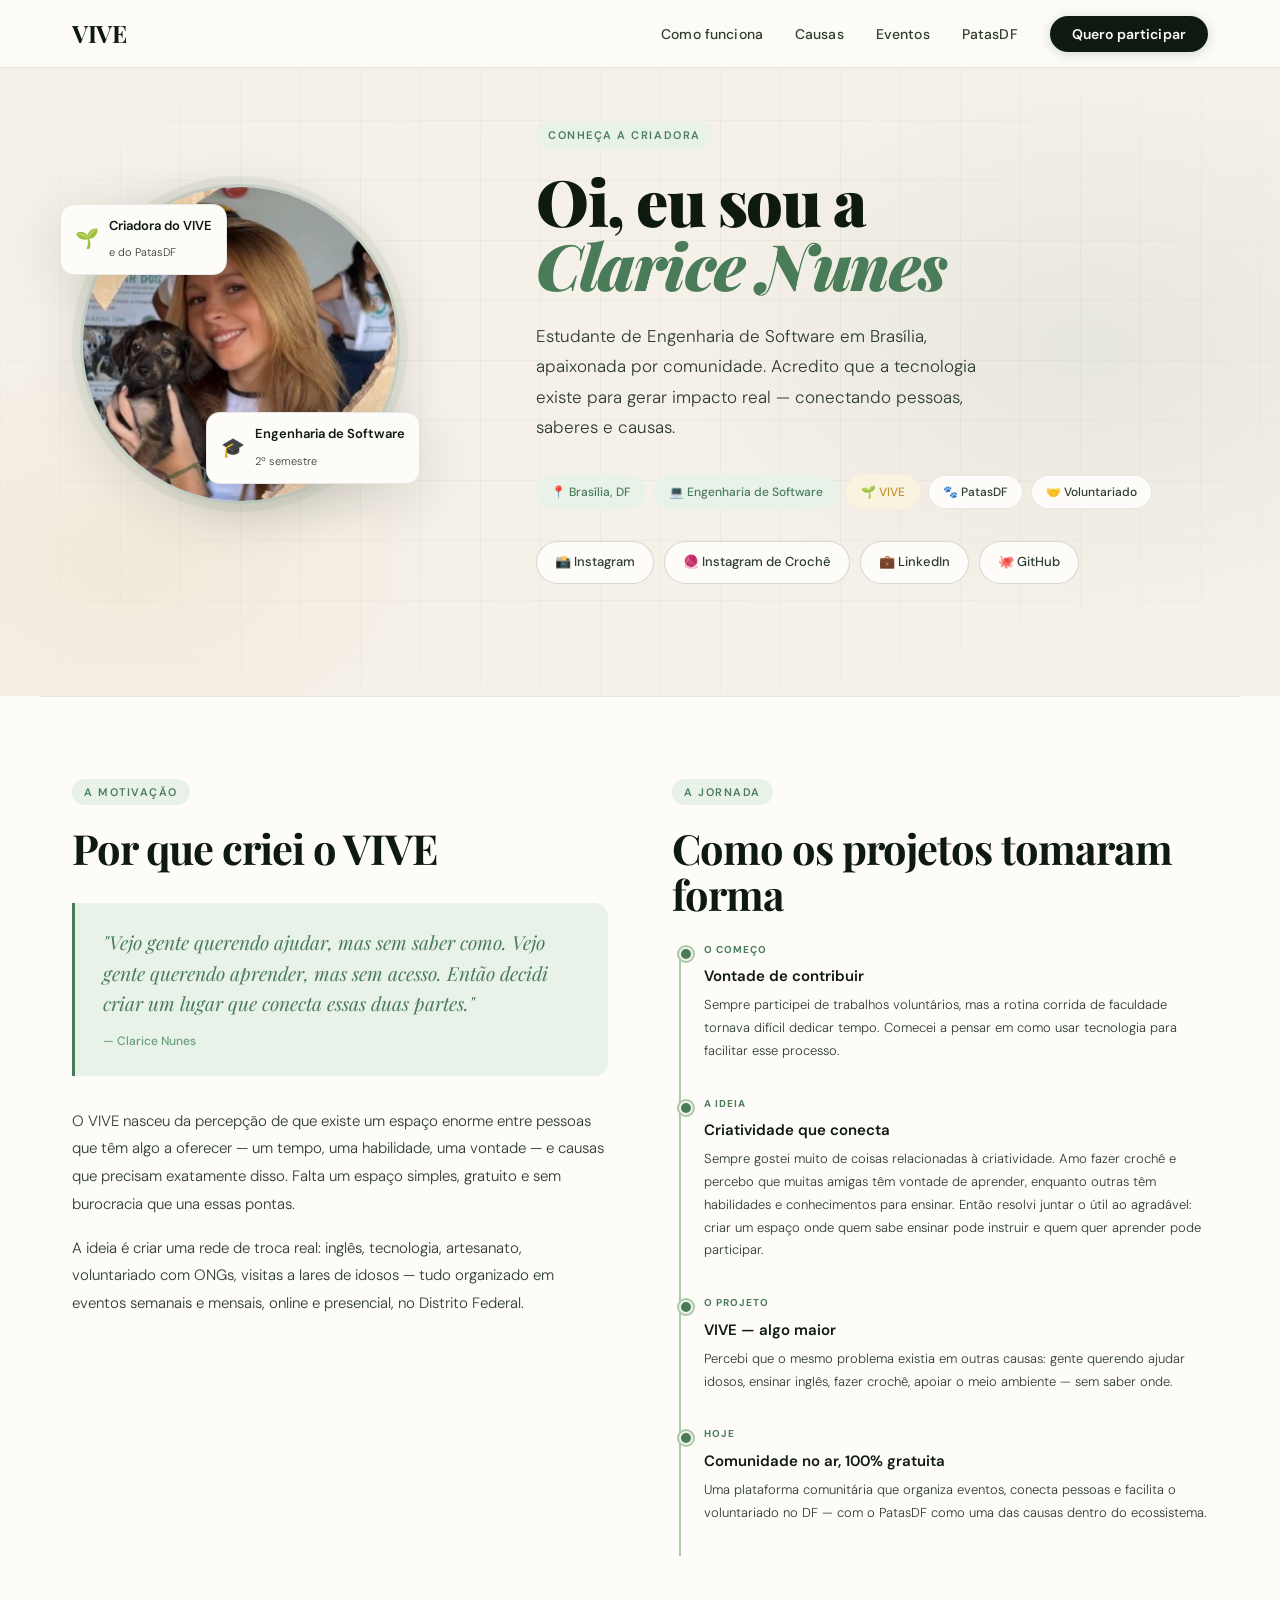
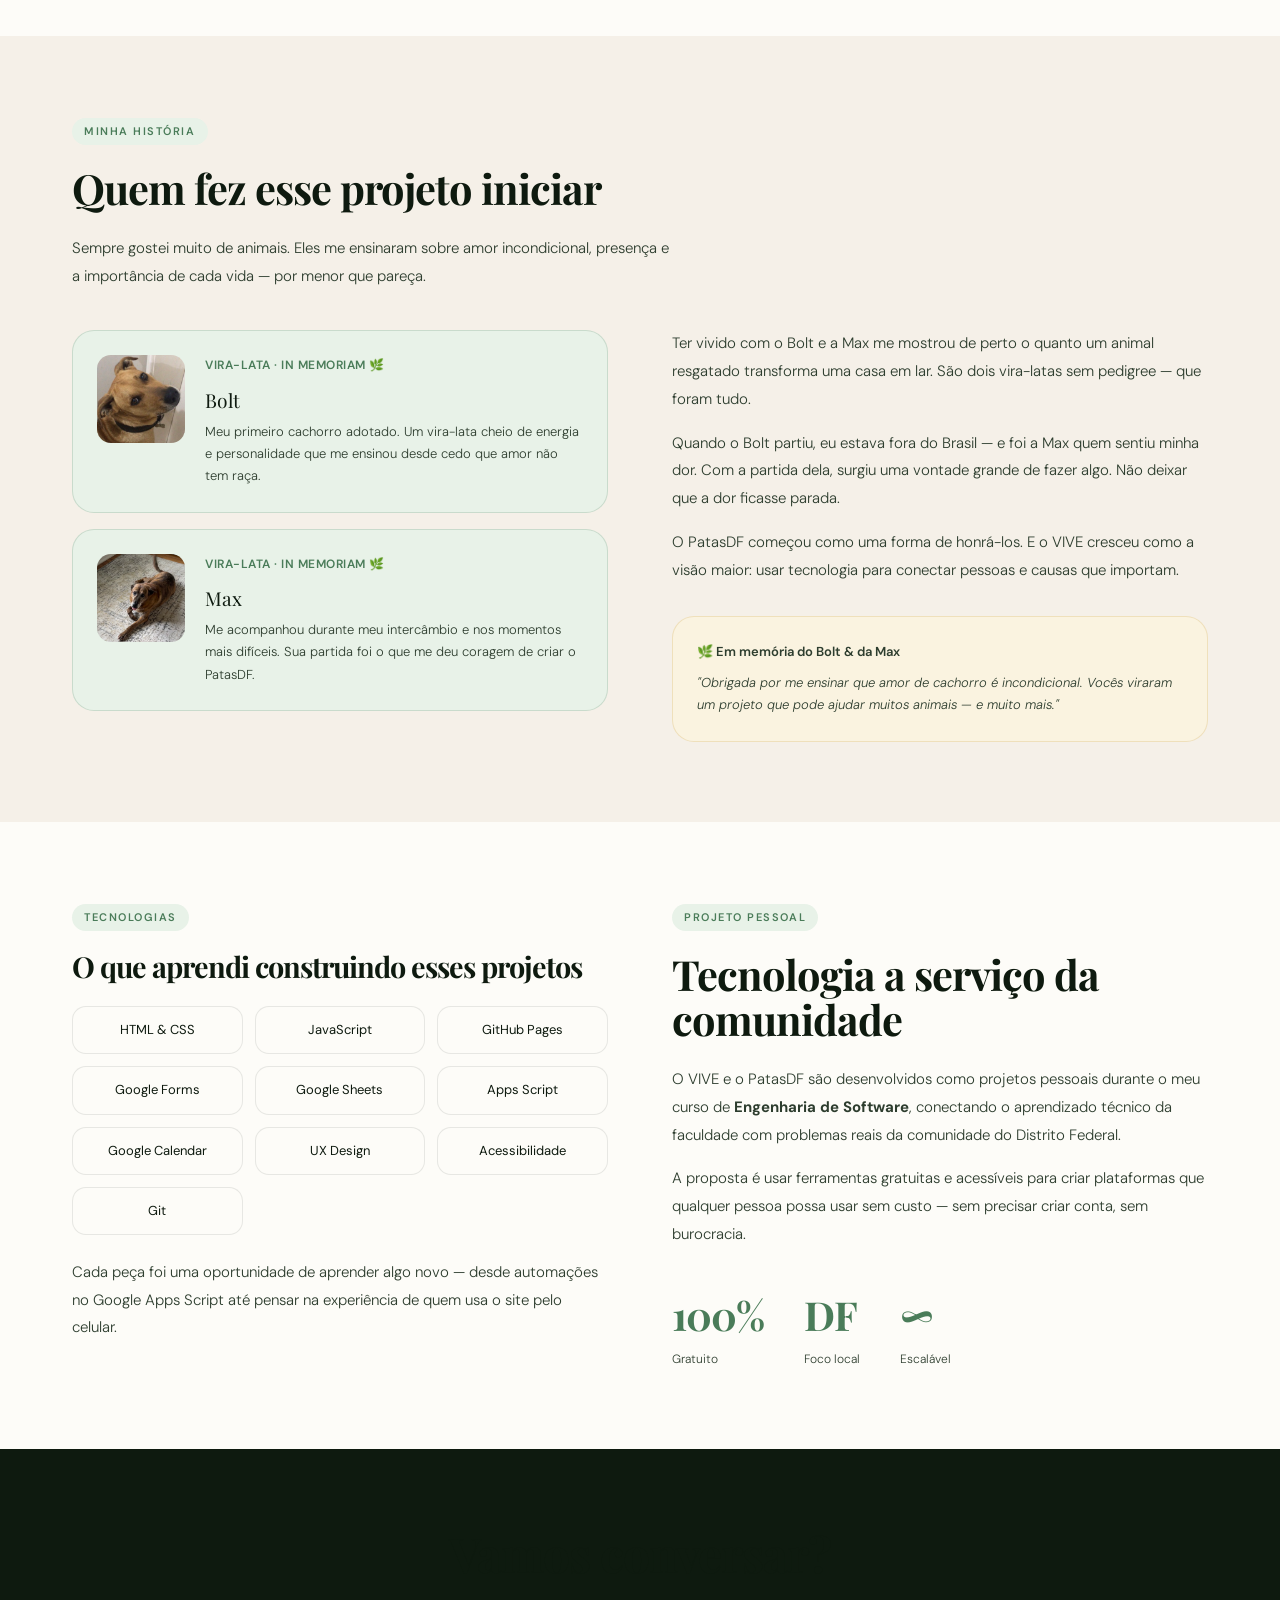
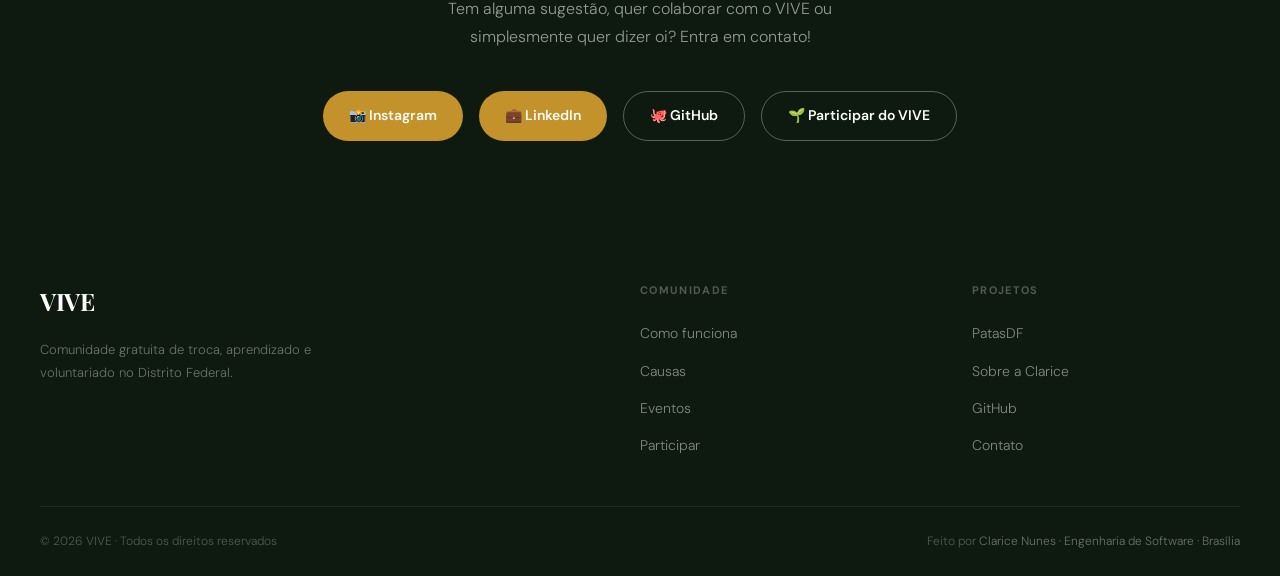
<file: sobre.html>
<!DOCTYPE html>
<html lang="pt-BR">
<head>
  <meta charset="UTF-8" />
  <meta name="viewport" content="width=device-width, initial-scale=1.0" />
  <title>Sobre a criadora — VIVE</title>
  <meta name="description" content="Conheça Clarice Nunes, estudante de Engenharia de Software e criadora do VIVE e do PatasDF." />
  <link rel="preconnect" href="https://fonts.googleapis.com" />
  <link rel="preconnect" href="https://fonts.gstatic.com" crossorigin />
  <link href="https://fonts.googleapis.com/css2?family=Playfair+Display:ital,wght@0,400;0,700;0,900;1,400;1,700&family=DM+Sans:ital,opsz,wght@0,9..40,300;0,9..40,400;0,9..40,500;0,9..40,600;1,9..40,300&display=swap" rel="stylesheet" />
  <link rel="stylesheet" href="styles.css" />
</head>
<body>


  <nav class="navbar" id="navbar">
    <div class="container">
      <a href="index.html" class="logo">VIVE</a>
      <div class="hamburger" id="hamburger" onclick="toggleMenu()">
        <span></span><span></span><span></span>
      </div>
      <ul class="nav-links" id="navLinks">
        <li><a href="index.html#como-funciona">Como funciona</a></li>
        <li><a href="index.html#causas">Causas</a></li>
        <li><a href="index.html#eventos">Eventos</a></li>
        <li><a href="patasdf.html">PatasDF</a></li>
        <li><a href="index.html#participar" class="nav-cta">Quero participar</a></li>
      </ul>
    </div>
  </nav>


  <section class="profile-hero">
    <div class="profile-layout">


      <div style="display:flex;justify-content:center;padding-bottom:3rem;animation:fadeUp 0.7s ease both;">
        <div class="photo-frame">
          <div class="photo-circle">
            <img src="fotos/clarice1.png" alt="Clarice Nunes" onerror="this.style.display='none'">
          </div>
          <div class="badge-float badge-ceub">
            <span class="bf-icon">🎓</span>
            <div>
              <strong>Engenharia de Software</strong>
              <span> 2º semestre</span>
            </div>
          </div>
          <div class="badge-float badge-bolt">
            <span class="bf-icon">🌱</span>
            <div>
              <strong>Criadora do VIVE</strong>
              <span>e do PatasDF</span>
            </div>
          </div>
        </div>
      </div>


      <div class="profile-text">
        <span class="section-eyebrow reveal">Conheça a criadora</span>
        <h1 class="reveal">
          Oi, eu sou a<br>
          <span class="name-highlight">Clarice Nunes</span>
        </h1>
        <p class="tagline reveal">
          Estudante de Engenharia de Software em Brasília, apaixonada por comunidade. Acredito que a tecnologia existe para gerar impacto real — conectando pessoas, saberes e causas.
        </p>
        <div class="criadora-chips reveal">
          <span class="chip chip-sage">📍 Brasília, DF</span>
          <span class="chip chip-sage">💻 Engenharia de Software</span>
          <span class="chip" style="background:var(--gold-pale);color:var(--gold);border-color:transparent;">🌱 VIVE</span>
          <span class="chip">🐾 PatasDF</span>
          <span class="chip">🤝 Voluntariado</span>
        </div>
        <div class="social-links reveal">
          <a href="https://instagram.com/claricesnunes" target="_blank" rel="noopener" class="social-btn">📸 Instagram</a>
          <a href="https://instagram.com/lacetcrochet" target="_blank" rel="noopener" class="social-btn">🧶 Instagram de Crochê</a>
          <a href="https://linkedin.com/in/claricesnunes" target="_blank" rel="noopener" class="social-btn">💼 LinkedIn</a>
          <a href="https://github.com/claricenunes" target="_blank" rel="noopener" class="social-btn">🐙 GitHub</a>
        </div>
      </div>
    </div>
  </section>


  <div style="height:1px;background:var(--border);max-width:1200px;margin:0 auto;"></div>


  <section class="content-section" style="padding:80px 2rem;">
    <div class="container">
      <div class="two-col">
        <div>
          <span class="section-eyebrow reveal">A motivação</span>
          <h2 class="section-heading reveal">Por que criei o VIVE</h2>
          <div class="pullquote reveal">
            <p>"Vejo gente querendo ajudar, mas sem saber como. Vejo gente querendo aprender, mas sem acesso. Então decidi criar um lugar que conecta essas duas partes."</p>
            <cite>— Clarice Nunes</cite>
          </div>
          <p class="body-text reveal">O VIVE nasceu da percepção de que existe um espaço enorme entre pessoas que têm algo a oferecer — um tempo, uma habilidade, uma vontade — e causas que precisam exatamente disso. Falta um espaço simples, gratuito e sem burocracia que una essas pontas.</p>
          <p class="body-text reveal">A ideia é criar uma rede de troca real: inglês, tecnologia, artesanato, voluntariado com ONGs, visitas a lares de idosos — tudo organizado em eventos semanais e mensais, online e presencial, no Distrito Federal.</p>
        </div>

        <div>
          <span class="section-eyebrow reveal">A jornada</span>
          <h2 class="section-heading reveal">Como os projetos tomaram forma</h2>
          <div class="timeline reveal">
            <div class="tl-item">
              <div class="tl-dot"></div>
              <span class="tl-label">O começo</span>
              <h4>Vontade de contribuir</h4>
              <p>Sempre participei de trabalhos voluntários, mas a rotina corrida de faculdade tornava difícil dedicar tempo. Comecei a pensar em como usar tecnologia para facilitar esse processo.</p>
            </div>
            <div class="tl-item">
              <div class="tl-dot"></div>
              <span class="tl-label">A ideia</span>
              <h4>Criatividade que conecta</h4>
              <p>Sempre gostei muito de coisas relacionadas à criatividade. Amo fazer crochê e percebo que muitas amigas têm vontade de aprender, enquanto outras têm habilidades e conhecimentos para ensinar. Então resolvi juntar o útil ao agradável: criar um espaço onde quem sabe ensinar pode instruir e quem quer aprender pode participar.</p>
            </div>
            <div class="tl-item">
              <div class="tl-dot"></div>
              <span class="tl-label">O projeto</span>
              <h4>VIVE — algo maior</h4>
              <p>Percebi que o mesmo problema existia em outras causas: gente querendo ajudar idosos, ensinar inglês, fazer crochê, apoiar o meio ambiente — sem saber onde.</p>
            </div>
            <div class="tl-item">
              <div class="tl-dot"></div>
              <span class="tl-label">Hoje</span>
              <h4>Comunidade no ar, 100% gratuita</h4>
              <p>Uma plataforma comunitária que organiza eventos, conecta pessoas e facilita o voluntariado no DF — com o PatasDF como uma das causas dentro do ecossistema.</p>
            </div>
          </div>
        </div>
      </div>
    </div>
  </section>


  <section class="content-section alt" style="padding:80px 2rem;">
    <div class="container">
      <span class="section-eyebrow reveal">Minha história</span>
      <h2 class="section-heading reveal">Quem fez esse projeto iniciar</h2>
      <p class="body-text reveal" style="max-width:600px;margin-bottom:2.5rem;">Sempre gostei muito de animais. Eles me ensinaram sobre amor incondicional, presença e a importância de cada vida — por menor que pareça.</p>
      <div class="two-col">
        <div class="pet-cards reveal">
          <div class="pet-card memorial">
            <div class="pet-emoji">
              <img src="fotos/bolt.jpg" alt="Bolt" onerror="this.style.display='none';">
            </div>
            <div class="pet-info">
              <p class="pet-meta">Vira-lata · In memoriam 🌿</p>
              <h4>Bolt</h4>
              <p>Meu primeiro cachorro adotado. Um vira-lata cheio de energia e personalidade que me ensinou desde cedo que amor não tem raça.</p>
            </div>
          </div>
          <div class="pet-card memorial">
            <div class="pet-emoji">
              <img src="fotos/max.jpeg" alt="Max" onerror="this.style.display='none';">
            </div>
            <div class="pet-info">
              <p class="pet-meta">Vira-lata · In memoriam 🌿</p>
              <h4>Max</h4>
              <p>Me acompanhou durante meu intercâmbio e nos momentos mais difíceis. Sua partida foi o que me deu coragem de criar o PatasDF.</p>
            </div>
          </div>
        </div>

        <div>
          <p class="body-text reveal">Ter vivido com o Bolt e a Max me mostrou de perto o quanto um animal resgatado transforma uma casa em lar. São dois vira-latas sem pedigree — que foram tudo.</p>
          <p class="body-text reveal" style="margin-top:1rem;">Quando o Bolt partiu, eu estava fora do Brasil — e foi a Max quem sentiu minha dor. Com a partida dela, surgiu uma vontade grande de fazer algo. Não deixar que a dor ficasse parada.</p>
          <p class="body-text reveal" style="margin-top:1rem;">O PatasDF começou como uma forma de honrá-los. E o VIVE cresceu como a visão maior: usar tecnologia para conectar pessoas e causas que importam.</p>
          <div class="reveal" style="margin-top:2rem;padding:1.5rem;background:var(--gold-pale);border-radius:var(--r-lg);border:1.5px solid rgba(196,146,42,0.2);">
            <p style="font-size:13px;color:var(--ink-soft);font-weight:600;margin-bottom:.5rem;">🌿 Em memória do Bolt &amp; da Max</p>
            <p style="font-size:13px;color:var(--ink-soft);font-weight:300;line-height:1.75;font-style:italic;">"Obrigada por me ensinar que amor de cachorro é incondicional. Vocês viraram um projeto que pode ajudar muitos animais — e muito mais."</p>
          </div>
        </div>
      </div>
    </div>
  </section>


  <section class="content-section" style="padding:80px 2rem;">
    <div class="container">
      <div class="two-col reverse">
        <div>
          <span class="section-eyebrow reveal">Projeto pessoal</span>
          <h2 class="section-heading reveal">Tecnologia a serviço da comunidade</h2>
          <p class="body-text reveal">O VIVE e o PatasDF são desenvolvidos como projetos pessoais durante o meu curso de <strong>Engenharia de Software</strong>, conectando o aprendizado técnico da faculdade com problemas reais da comunidade do Distrito Federal.</p>
          <p class="body-text reveal" style="margin-top:1rem;">A proposta é usar ferramentas gratuitas e acessíveis para criar plataformas que qualquer pessoa possa usar sem custo — sem precisar criar conta, sem burocracia.</p>
          <div class="stats-mini reveal" style="margin-top:2rem;">
            <div>
              <div class="stat-mini-num">100%</div>
              <div class="stat-mini-label">Gratuito</div>
            </div>
            <div>
              <div class="stat-mini-num">DF</div>
              <div class="stat-mini-label">Foco local</div>
            </div>
            <div>
              <div class="stat-mini-num">∞</div>
              <div class="stat-mini-label">Escalável</div>
            </div>
          </div>
        </div>

        <div>
          <span class="section-eyebrow reveal">Tecnologias</span>
          <h2 class="section-heading reveal" style="font-size:1.8rem;">O que aprendi construindo esses projetos</h2>
          <div class="skills-grid reveal">
            <div class="skill-chip">HTML &amp; CSS</div>
            <div class="skill-chip">JavaScript</div>
            <div class="skill-chip">GitHub Pages</div>
            <div class="skill-chip">Google Forms</div>
            <div class="skill-chip">Google Sheets</div>
            <div class="skill-chip">Apps Script</div>
            <div class="skill-chip">Google Calendar</div>
            <div class="skill-chip">UX Design</div>
            <div class="skill-chip">Acessibilidade</div>
            <div class="skill-chip">Git</div>
          </div>
          <p class="body-text reveal" style="margin-top:1.5rem;">Cada peça foi uma oportunidade de aprender algo novo — desde automações no Google Apps Script até pensar na experiência de quem usa o site pelo celular.</p>
        </div>
      </div>
    </div>
  </section>


  <div class="contact-cta">
    <h2>Vamos conversar?</h2>
    <p>Tem alguma sugestão, quer colaborar com o VIVE ou simplesmente quer dizer oi? Entra em contato!</p>
    <div class="contact-cta-links">
      <a href="https://instagram.com/claricesnunes" target="_blank" rel="noopener" class="btn-contact primary">📸 Instagram</a>
      <a href="https://linkedin.com/in/claricesnunes" target="_blank" rel="noopener" class="btn-contact primary">💼 LinkedIn</a>
      <a href="https://github.com/claricenunes" target="_blank" rel="noopener" class="btn-contact ghost">🐙 GitHub</a>
      <a href="index.html#participar" class="btn-contact ghost">🌱 Participar do VIVE</a>
    </div>
  </div>


  <footer>
    <div class="footer-inner">
      <div class="footer-brand">
        <a href="index.html" class="footer-logo">VIVE</a>
        <p>Comunidade gratuita de troca, aprendizado e voluntariado no Distrito Federal.</p>
      </div>
      <div class="footer-col">
        <h4>Comunidade</h4>
        <ul>
          <li><a href="index.html#como-funciona">Como funciona</a></li>
          <li><a href="index.html#causas">Causas</a></li>
          <li><a href="index.html#eventos">Eventos</a></li>
          <li><a href="index.html#participar">Participar</a></li>
        </ul>
      </div>
      <div class="footer-col">
        <h4>Projetos</h4>
        <ul>
          <li><a href="patasdf.html">PatasDF</a></li>
          <li><a href="sobre.html">Sobre a Clarice</a></li>
          <li><a href="https://github.com/claricenunes" target="_blank" rel="noopener">GitHub</a></li>
          <li><a href="mailto:euclaricenunes@gmail.com">Contato</a></li>
        </ul>
      </div>
    </div>
    <div class="footer-bottom">
      <span>© 2026 VIVE · Todos os direitos reservados</span>
      <span>Feito por <a href="sobre.html">Clarice Nunes · Engenharia de Software · Brasília</a></span>
    </div>
  </footer>

  <script>
    window.addEventListener('scroll', () => {
      document.getElementById('navbar').classList.toggle('scrolled', window.scrollY > 40);
    });
    function toggleMenu() { document.getElementById('navLinks').classList.toggle('open'); }
    document.querySelectorAll('#navLinks a').forEach(l => l.addEventListener('click', () => document.getElementById('navLinks').classList.remove('open')));
    const ro = new IntersectionObserver((entries) => {
      entries.forEach((e,i) => { if(e.isIntersecting){setTimeout(()=>e.target.classList.add('visible'),i*60);ro.unobserve(e.target);} });
    }, {threshold:0.08});
    document.querySelectorAll('.reveal').forEach(el => ro.observe(el));
  </script>
</body>
</html>
</file>
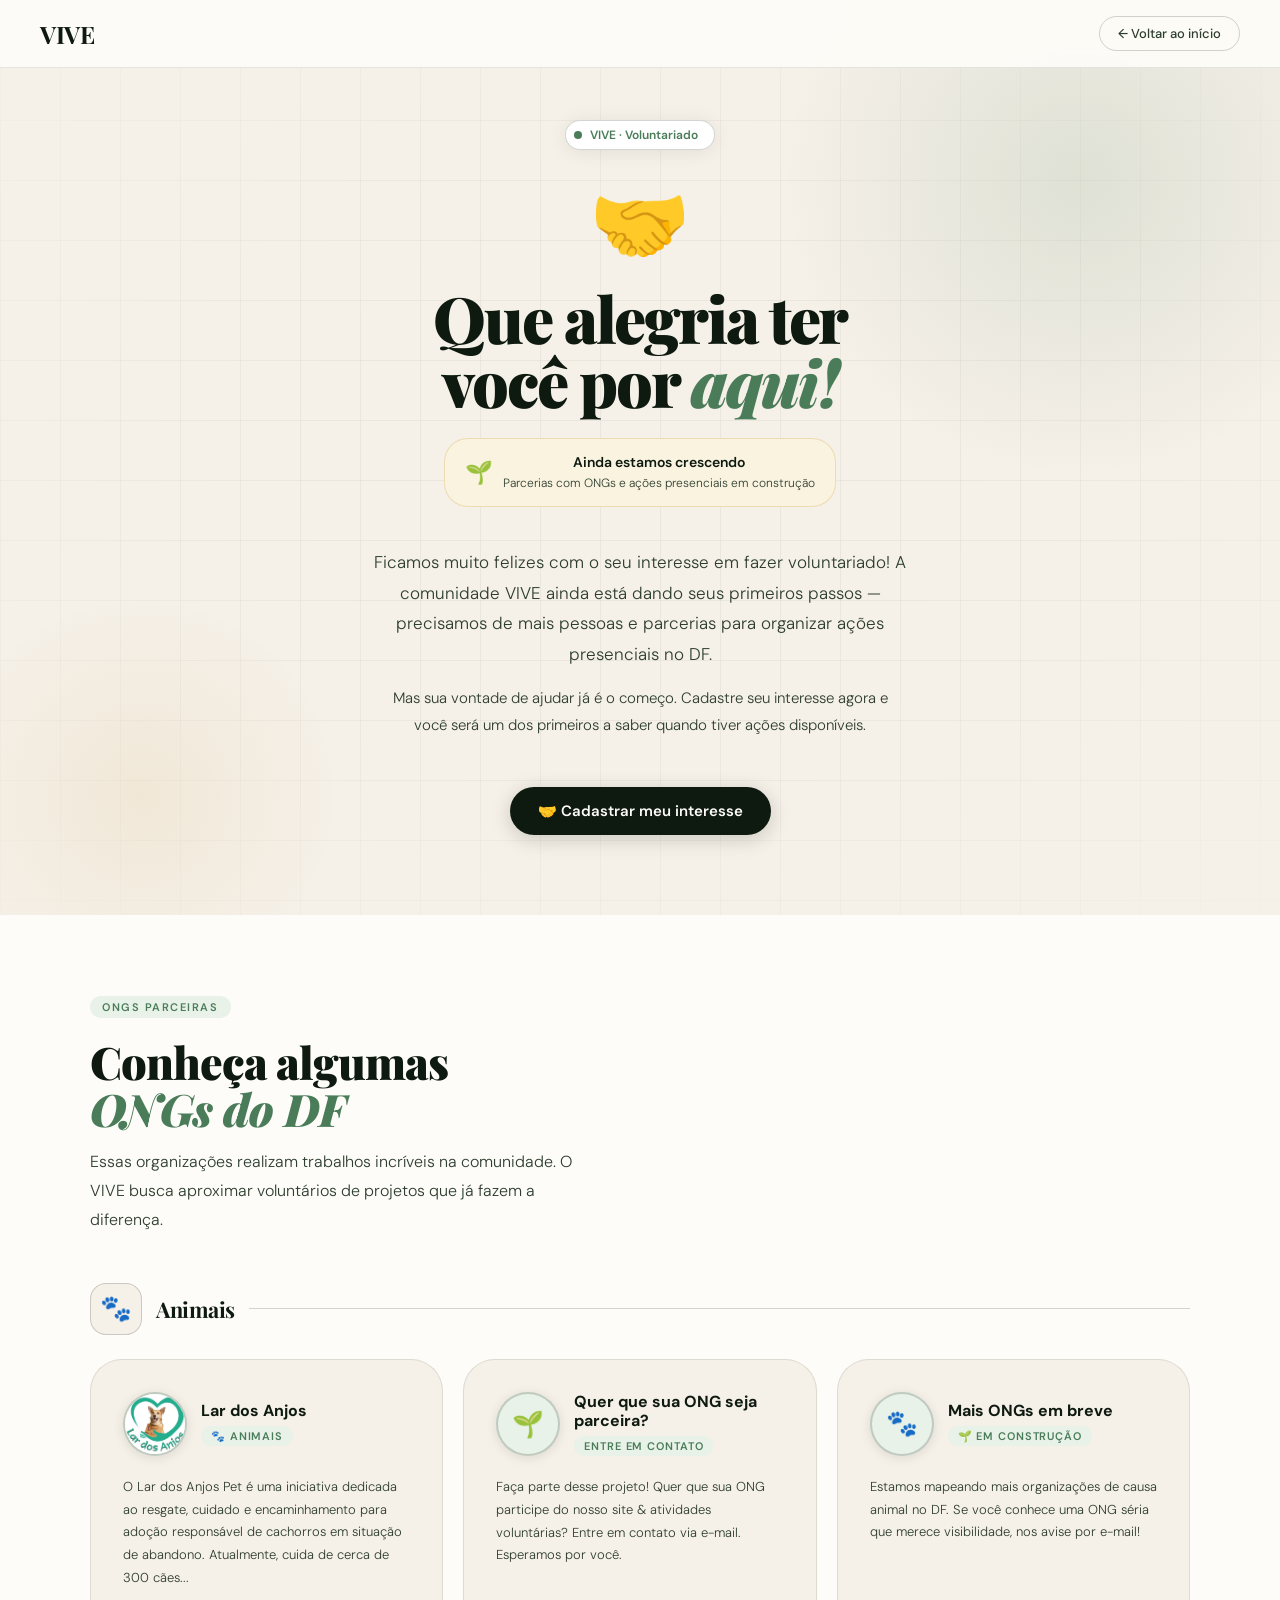
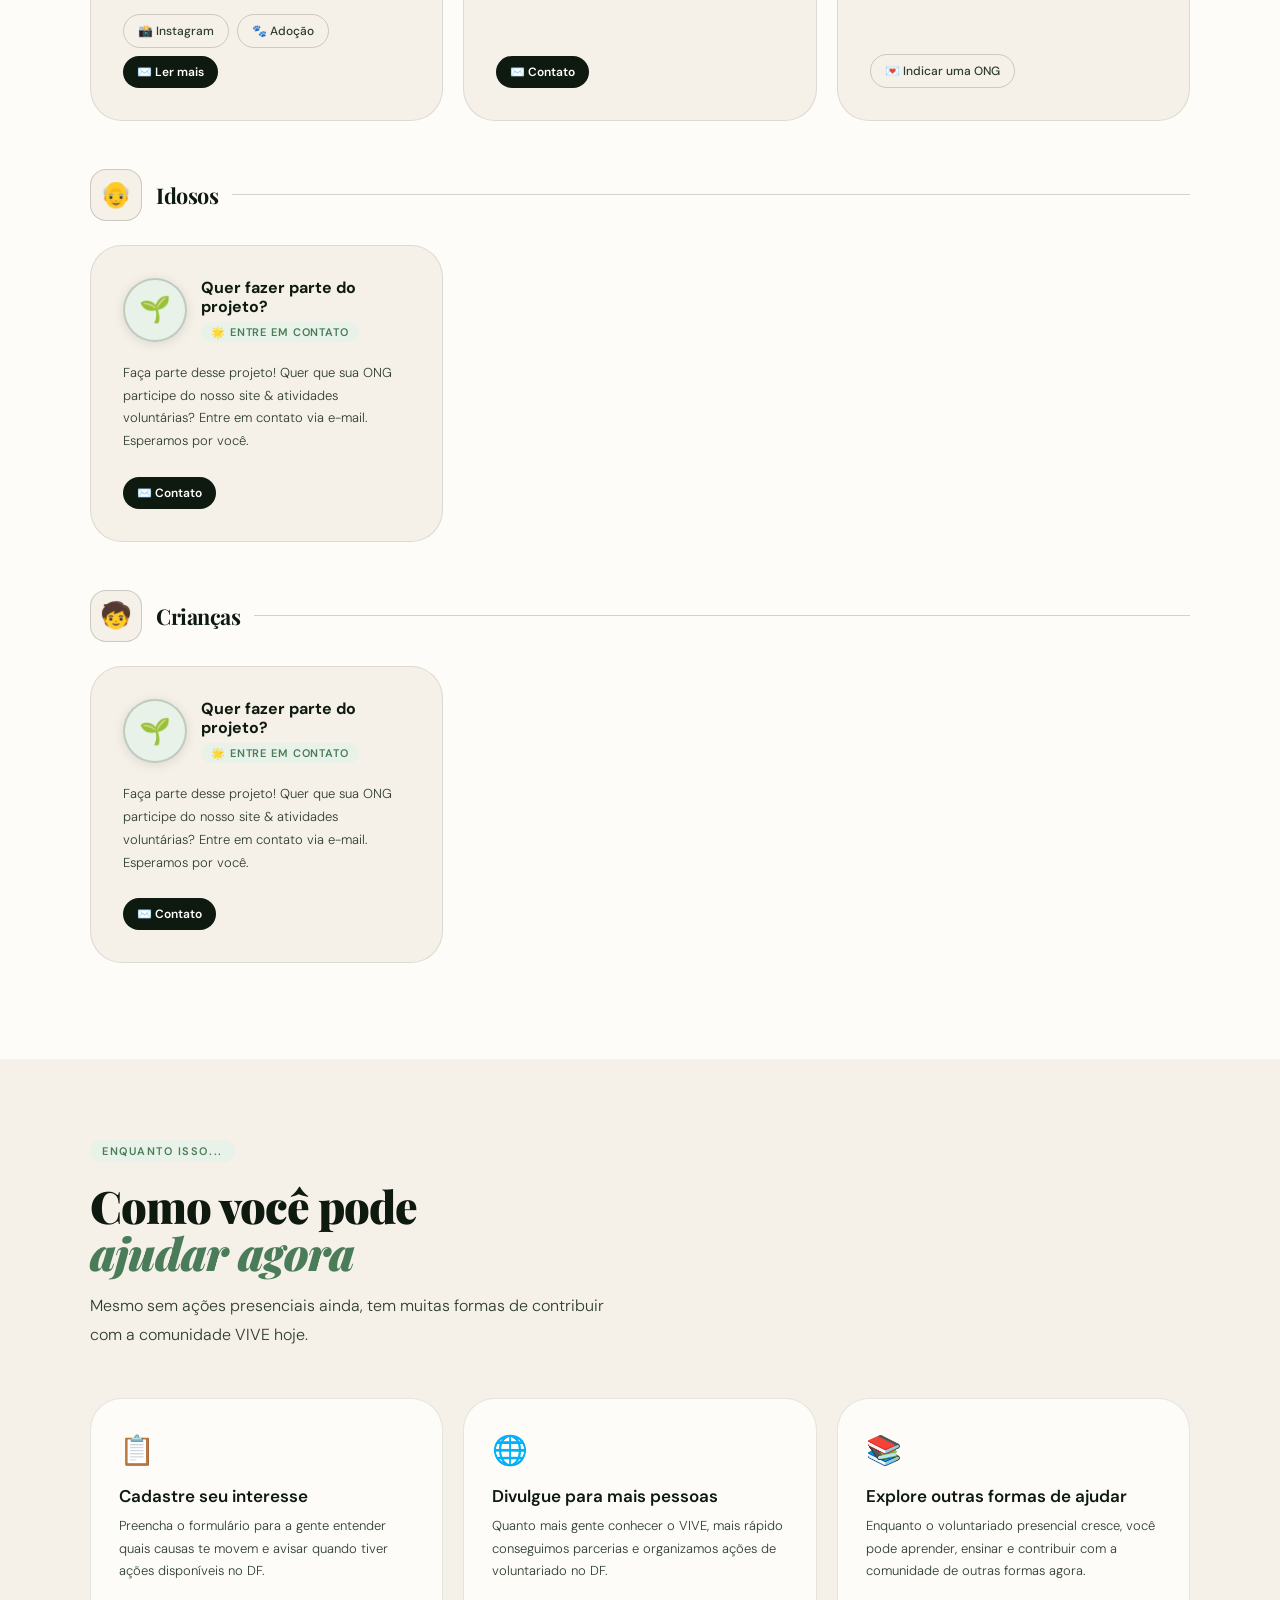
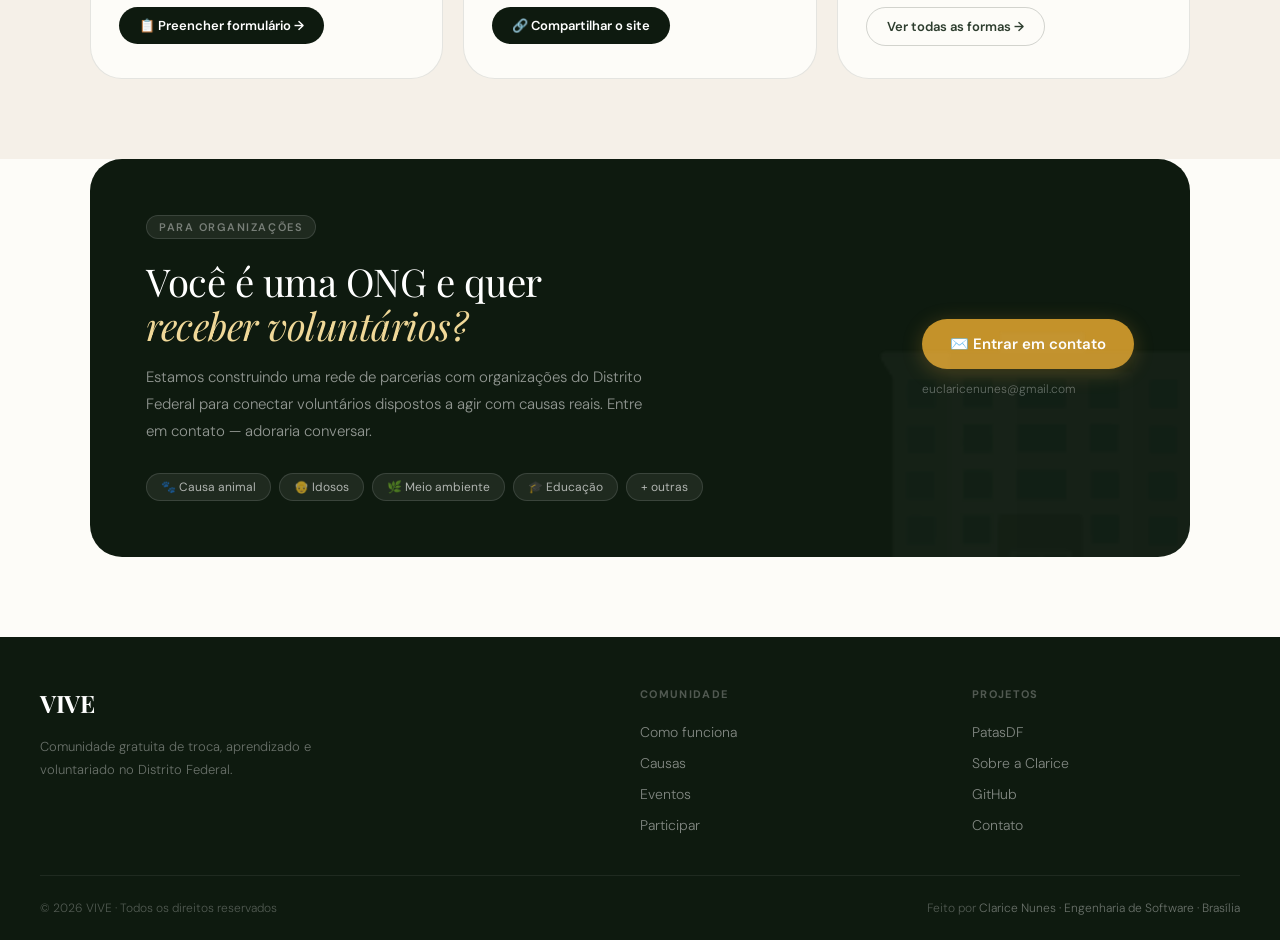
<file: voluntariado.html>
<!DOCTYPE html>
<html lang="pt-BR">
<head>
  <meta charset="UTF-8" />
  <meta name="viewport" content="width=device-width, initial-scale=1.0" />
  <title>Voluntariado — VIVE</title>
  <meta name="description" content="Ficamos felizes com seu interesse em voluntariado! Ainda estamos crescendo — cadastre seu interesse e vamos te avisar quando tiver ações disponíveis." />
  <link rel="preconnect" href="https://fonts.googleapis.com" />
  <link rel="preconnect" href="https://fonts.gstatic.com" crossorigin />
  <link href="https://fonts.googleapis.com/css2?family=Playfair+Display:ital,wght@0,400;0,700;0,900;1,400;1,700&family=DM+Sans:ital,opsz,wght@0,9..40,300;0,9..40,400;0,9..40,500;0,9..40,600;1,9..40,300&display=swap" rel="stylesheet" />
  <style>
    *, *::before, *::after { box-sizing: border-box; margin: 0; padding: 0; }
    :root {
      --ink: #0e1a0f; --ink-soft: #2d3d2e;
      --sage: #4a7c59; --sage-mid: #6a9e7a;
      --sage-light: #a8cba8; --sage-pale: #e8f2e8;
      --cream: #f5f0e8; --gold: #c4922a;
      --gold-light: #f0d898; --gold-pale: #faf3e0;
      --rust: #b85c38; --white: #fdfcf8;
      --border: rgba(14,26,15,0.1); --border-dark: rgba(14,26,15,0.18);
      --shadow: 0 2px 20px rgba(14,26,15,0.08);
      --shadow-lg: 0 12px 60px rgba(14,26,15,0.14);
      --r-md: 16px; --r-lg: 24px; --r-xl: 32px;
    }
    html { scroll-behavior: smooth; -webkit-font-smoothing: antialiased; }
    body { font-family: 'DM Sans', sans-serif; background: var(--white); color: var(--ink); overflow-x: hidden; }
    body.modal-open { overflow: hidden; position: fixed; width: 100%; }

    .navbar { position: fixed; top: 0; left: 0; right: 0; z-index: 100; height: 68px; display: flex; align-items: center; background: rgba(253,252,248,0.92); backdrop-filter: blur(18px); border-bottom: 1px solid var(--border); padding: 0 2rem; }
    .navbar.scrolled { box-shadow: 0 2px 24px rgba(14,26,15,0.08); }
    .nav-inner { max-width: 1200px; margin: 0 auto; width: 100%; display: flex; align-items: center; justify-content: space-between; }
    .logo { font-family: 'Playfair Display', serif; font-size: 1.5rem; font-weight: 700; letter-spacing: -0.5px; color: var(--ink); text-decoration: none; }
    .logo em { color: var(--sage); font-style: italic; }
    .nav-back { display: inline-flex; align-items: center; gap: 6px; padding: 8px 18px; border-radius: 100px; font-size: 13px; font-weight: 500; text-decoration: none; border: 1.5px solid var(--border-dark); color: var(--ink-soft); transition: all 0.2s; }
    .nav-back:hover { border-color: var(--sage); color: var(--sage); }

    .hero { min-height: 100vh; display: flex; align-items: center; justify-content: center; padding: 120px 2rem 80px; position: relative; overflow: hidden; background: var(--cream); }
    .hero-grid { position: absolute; inset: 0; background-image: linear-gradient(var(--border) 1px, transparent 1px), linear-gradient(90deg, var(--border) 1px, transparent 1px); background-size: 60px 60px; mask-image: radial-gradient(ellipse 80% 80% at 50% 50%, black 30%, transparent 100%); opacity: 0.45; }
    .orb-1 { position: absolute; width: 600px; height: 600px; border-radius: 50%; background: radial-gradient(circle, rgba(74,124,89,0.13) 0%, transparent 70%); top: -120px; right: -100px; animation: orbFloat 12s ease-in-out infinite; pointer-events: none; }
    .orb-2 { position: absolute; width: 400px; height: 400px; border-radius: 50%; background: radial-gradient(circle, rgba(196,146,42,0.09) 0%, transparent 70%); bottom: -80px; left: -60px; animation: orbFloat 16s ease-in-out infinite reverse; pointer-events: none; }
    @keyframes orbFloat { 0%,100%{transform:translate(0,0)} 50%{transform:translate(18px,-24px)} }
    @keyframes fadeUp { from{opacity:0;transform:translateY(24px)} to{opacity:1;transform:translateY(0)} }
    @keyframes dotPulse { 0%,100%{opacity:1;transform:scale(1)} 50%{opacity:0.5;transform:scale(1.4)} }
    @keyframes heartbeat { 0%,100%{transform:scale(1)} 50%{transform:scale(1.08)} }

    .hero-inner { position: relative; z-index: 1; max-width: 720px; text-align: center; }
    .hero-badge { display: inline-flex; align-items: center; gap: 8px; background: white; border: 1px solid var(--border-dark); border-radius: 100px; padding: 6px 16px 6px 8px; font-size: 12px; font-weight: 600; color: var(--sage); margin-bottom: 2rem; box-shadow: var(--shadow); animation: fadeUp 0.5s ease both; }
    .badge-dot { width: 8px; height: 8px; border-radius: 50%; background: var(--sage); animation: dotPulse 2s ease-in-out infinite; }
    .hero-emoji { font-size: 5rem; display: block; margin-bottom: 1.5rem; animation: fadeUp 0.5s 0.05s ease both, heartbeat 3s ease-in-out infinite; line-height: 1; }
    h1 { font-family: 'Playfair Display', serif; font-size: clamp(2.4rem, 5vw, 4rem); font-weight: 900; line-height: 1.0; letter-spacing: -2px; color: var(--ink); margin-bottom: 1.5rem; animation: fadeUp 0.5s 0.1s ease both; }
    h1 em { font-style: italic; color: var(--sage); }
    .hero-desc { font-size: 17px; font-weight: 300; line-height: 1.8; color: var(--ink-soft); max-width: 560px; margin: 0 auto 1rem; animation: fadeUp 0.5s 0.15s ease both; }
    .hero-desc-2 { font-size: 15px; font-weight: 300; line-height: 1.8; color: var(--ink-soft); max-width: 500px; margin: 0 auto 3rem; animation: fadeUp 0.5s 0.2s ease both; }
    .hero-ctas { display: flex; gap: 12px; justify-content: center; flex-wrap: wrap; animation: fadeUp 0.5s 0.25s ease both; }
    .status-badge { display: inline-flex; align-items: center; gap: 10px; background: var(--gold-pale); border: 1.5px solid rgba(196,146,42,0.25); border-radius: var(--r-lg); padding: 14px 20px; margin-bottom: 2.5rem; animation: fadeUp 0.5s 0.08s ease both; }
    .status-badge-icon { font-size: 1.4rem; }
    .status-badge-text strong { font-size: 14px; font-weight: 600; color: var(--ink); display: block; }
    .status-badge-text span { font-size: 12px; font-weight: 300; color: var(--ink-soft); }

    .btn-primary { background: var(--ink); color: var(--white); padding: 14px 28px; border-radius: 100px; font-size: 15px; font-weight: 600; text-decoration: none; border: none; cursor: pointer; font-family: 'DM Sans', sans-serif; transition: all 0.2s; box-shadow: 0 4px 20px rgba(14,26,15,0.18); display: inline-flex; align-items: center; gap: 8px; }
    .btn-primary:hover { background: var(--sage); transform: translateY(-2px); box-shadow: 0 8px 30px rgba(74,124,89,0.28); }
    .btn-secondary { background: var(--white); color: var(--ink); padding: 14px 28px; border-radius: 100px; font-size: 15px; font-weight: 500; text-decoration: none; border: 1.5px solid var(--border-dark); transition: all 0.2s; display: inline-flex; align-items: center; gap: 8px; }
    .btn-secondary:hover { border-color: var(--sage); color: var(--sage); transform: translateY(-1px); }

    /* ── ONGs ── */
    .ongs-section { padding: 80px 2rem; background: var(--white); }
    .ongs-inner { max-width: 1100px; margin: 0 auto; }
    .section-label { display: inline-block; font-size: 11px; font-weight: 600; letter-spacing: 0.14em; text-transform: uppercase; color: var(--sage); background: var(--sage-pale); padding: 4px 12px; border-radius: 100px; margin-bottom: 1.25rem; }
    .section-title { font-family: 'Playfair Display', serif; font-size: clamp(1.8rem, 3.5vw, 2.8rem); font-weight: 900; letter-spacing: -1px; line-height: 1.05; margin-bottom: 1rem; }
    .section-title em { font-style: italic; color: var(--sage); }
    .section-desc { font-size: 16px; font-weight: 300; color: var(--ink-soft); line-height: 1.8; max-width: 520px; margin-bottom: 3rem; }
    .cat-header { display: flex; align-items: center; gap: 14px; margin: 3rem 0 1.5rem; }
    .cat-header:first-of-type { margin-top: 0; }
    .cat-emoji { font-size: 1.6rem; width: 52px; height: 52px; display: flex; align-items: center; justify-content: center; background: var(--cream); border: 1.5px solid var(--border-dark); border-radius: var(--r-md); flex-shrink: 0; }
    .cat-label { font-family: 'Playfair Display', serif; font-size: 1.35rem; font-weight: 700; letter-spacing: -0.5px; color: var(--ink); }
    .cat-line { flex: 1; height: 1px; background: var(--border-dark); }
    .ong-grid { display: grid; grid-template-columns: repeat(3, 1fr); gap: 20px; margin-bottom: 1rem; }

    /* ONG CARD — same style as index apoiadora-card */
    .apoiadora-card {
      background: var(--cream); border: 1.5px solid var(--border);
      border-radius: var(--r-xl); padding: 2rem;
      display: flex; flex-direction: column;
      opacity: 0; transform: translateY(28px);
      transition: opacity 0.6s ease, transform 0.6s ease, box-shadow 0.3s, border-color 0.3s;
    }
    .apoiadora-card.visible { opacity: 1; transform: translateY(0); }
    .apoiadora-card:hover { transform: translateY(-5px) !important; box-shadow: var(--shadow-lg); border-color: var(--sage-light); }
    .apoiadora-top { display: flex; align-items: center; gap: 14px; margin-bottom: 1.25rem; }
    .apoiadora-avatar { width: 64px; height: 64px; border-radius: 50%; border: 2.5px solid var(--border-dark); background: var(--sage-pale); overflow: hidden; flex-shrink: 0; display: flex; align-items: center; justify-content: center; font-size: 1.6rem; box-shadow: 0 2px 12px rgba(14,26,15,0.1); }
    .apoiadora-avatar img { width: 100%; height: 100%; object-fit: cover; }
    .apoiadora-info { flex: 1; min-width: 0; }
    .apoiadora-name { font-size: 16px; font-weight: 700; color: var(--ink); margin-bottom: 4px; line-height: 1.2; }
    .apoiadora-cat { display: inline-flex; align-items: center; gap: 4px; font-size: 11px; font-weight: 600; letter-spacing: 0.08em; text-transform: uppercase; color: var(--sage); background: var(--sage-pale); padding: 3px 10px; border-radius: 100px; }
    .apoiadora-desc { font-size: 13px; font-weight: 300; color: var(--ink-soft); line-height: 1.75; flex: 1; margin-bottom: 1.5rem; }
    .apoiadora-actions { display: flex; gap: 8px; flex-wrap: wrap; }
    .btn-ig-sm { display: inline-flex; align-items: center; gap: 5px; background: transparent; color: var(--ink-soft); border: 1.5px solid var(--border-dark); padding: 8px 14px; border-radius: 100px; font-size: 12px; font-weight: 500; font-family: 'DM Sans', sans-serif; text-decoration: none; transition: all 0.2s; }
    .btn-ig-sm:hover { border-color: var(--sage); color: var(--sage); background: var(--sage-pale); }
    .btn-contact-sm { display: inline-flex; align-items: center; gap: 5px; background: var(--ink); color: white; border: none; padding: 8px 14px; border-radius: 100px; font-size: 12px; font-weight: 600; font-family: 'DM Sans', sans-serif; text-decoration: none; transition: all 0.2s; cursor: pointer; }
    .btn-contact-sm:hover { background: var(--sage); transform: translateY(-1px); }

    /* ── ONG MODAL ── */
    .ong-modal-overlay { position: fixed; inset: 0; z-index: 9500; background: rgba(14,26,15,0.6); backdrop-filter: blur(10px); display: flex; align-items: center; justify-content: center; padding: 1rem; opacity: 0; pointer-events: none; transition: opacity 0.25s ease; }
    .ong-modal-overlay.open { opacity: 1; pointer-events: all; }
    .ong-modal-box { background: var(--white); border-radius: var(--r-xl); max-width: 560px; width: 100%; max-height: 90dvh; overflow-y: auto; box-shadow: 0 32px 96px rgba(14,26,15,0.22); transform: translateY(28px) scale(0.97); transition: transform 0.35s cubic-bezier(0.34,1.56,0.64,1); }
    .ong-modal-overlay.open .ong-modal-box { transform: translateY(0) scale(1); }
    .ong-modal-header { position: sticky; top: 0; background: var(--white); z-index: 1; padding: 1.75rem 2rem 1.5rem; border-bottom: 1px solid var(--border); display: flex; align-items: flex-start; justify-content: space-between; gap: 1rem; border-radius: var(--r-xl) var(--r-xl) 0 0; }
    .ong-modal-header-left { display: flex; align-items: center; gap: 14px; }
    .ong-modal-avatar { width: 56px; height: 56px; border-radius: 50%; border: 2px solid var(--border-dark); background: var(--sage-pale); overflow: hidden; display: flex; align-items: center; justify-content: center; font-size: 1.4rem; flex-shrink: 0; }
    .ong-modal-avatar img { width: 100%; height: 100%; object-fit: cover; }
    .ong-modal-name { font-family: 'Playfair Display', serif; font-size: 1.2rem; font-weight: 700; color: var(--ink); letter-spacing: -0.5px; }
    .ong-modal-cat { font-size: 12px; font-weight: 300; color: var(--ink-soft); margin-top: 3px; }
    .ong-modal-close { width: 34px; height: 34px; border-radius: 50%; border: 1.5px solid var(--border-dark); background: transparent; cursor: pointer; font-size: 15px; color: var(--ink-soft); transition: all 0.2s; display: flex; align-items: center; justify-content: center; flex-shrink: 0; }
    .ong-modal-close:hover { background: var(--cream); border-color: var(--ink); }
    .ong-modal-body { padding: 1.75rem 2rem; }
    .ong-modal-full-desc { font-size: 15px; font-weight: 300; color: var(--ink-soft); line-height: 1.85; margin-bottom: 2rem; }
    .ong-modal-actions { display: flex; gap: 10px; flex-wrap: wrap; }
    .btn-modal-ig { display: inline-flex; align-items: center; gap: 7px; background: transparent; color: var(--ink-soft); border: 1.5px solid var(--border-dark); padding: 12px 20px; border-radius: 100px; font-size: 14px; font-weight: 500; font-family: 'DM Sans', sans-serif; text-decoration: none; transition: all 0.2s; }
    .btn-modal-ig:hover { border-color: var(--sage); color: var(--sage); background: var(--sage-pale); }
    .btn-modal-vol { display: inline-flex; align-items: center; gap: 7px; background: var(--sage); color: white; border: none; padding: 12px 24px; border-radius: 100px; font-size: 14px; font-weight: 600; font-family: 'DM Sans', sans-serif; text-decoration: none; transition: all 0.2s; cursor: pointer; }
    .btn-modal-vol:hover { background: var(--ink); transform: translateY(-1px); }

    /* ── CARDS SECTION ── */
    .cards-section { padding: 80px 2rem; background: var(--cream); }
    .cards-inner { max-width: 1100px; margin: 0 auto; }
    .three-cards { display: grid; grid-template-columns: repeat(3, 1fr); gap: 20px; }
    .card { background: var(--white); border: 1.5px solid var(--border); border-radius: var(--r-xl); padding: 2rem 1.75rem; opacity: 0; transform: translateY(28px); transition: opacity 0.6s ease, transform 0.6s ease, box-shadow 0.3s, border-color 0.3s; }
    .card.visible { opacity: 1; transform: translateY(0); }
    .card:hover { transform: translateY(-5px) !important; box-shadow: var(--shadow-lg); border-color: var(--sage-light); }
    .card-icon { font-size: 1.8rem; display: block; margin-bottom: 1rem; }
    .card-title { font-size: 17px; font-weight: 600; margin-bottom: 0.5rem; }
    .card-desc { font-size: 13px; font-weight: 300; color: var(--ink-soft); line-height: 1.75; margin-bottom: 1.5rem; }
    .card-btn { background: var(--ink); color: white; padding: 10px 20px; border-radius: 100px; font-size: 13px; font-weight: 600; border: none; cursor: pointer; font-family: 'DM Sans', sans-serif; transition: all 0.2s; display: inline-flex; align-items: center; gap: 6px; text-decoration: none; }
    .card-btn:hover { background: var(--sage); transform: translateY(-1px); }
    .card-btn.outline { background: transparent; color: var(--ink-soft); border: 1.5px solid var(--border-dark); }
    .card-btn.outline:hover { border-color: var(--sage); color: var(--sage); background: transparent; }

    /* ── CTA DARK ── */
    .cta-section { padding: 0 2rem 80px; }
    .cta-inner { max-width: 1100px; margin: 0 auto; }
    .dark-card { background: var(--ink); border-radius: var(--r-xl); padding: 3.5rem; display: grid; grid-template-columns: 1fr auto; gap: 3rem; align-items: center; position: relative; overflow: hidden; opacity: 0; transform: translateY(28px); transition: opacity 0.6s ease, transform 0.6s ease; }
    .dark-card.visible { opacity: 1; transform: translateY(0); }
    .dark-card::before { content: '🏢'; position: absolute; font-size: 18rem; opacity: 0.04; right: -2rem; bottom: -3rem; pointer-events: none; line-height: 1; }
    .ong-tag { font-size: 11px; font-weight: 600; letter-spacing: 0.14em; text-transform: uppercase; color: rgba(255,255,255,0.4); background: rgba(255,255,255,0.07); border: 1px solid rgba(255,255,255,0.12); padding: 4px 12px; border-radius: 100px; display: inline-block; margin-bottom: 1.25rem; }
    .dark-title { font-family: 'Playfair Display', serif; font-size: clamp(1.6rem, 3vw, 2.4rem); font-weight: 400; line-height: 1.15; letter-spacing: -0.5px; color: white; margin-bottom: 1rem; }
    .dark-title em { font-style: italic; color: var(--gold-light); }
    .dark-desc { font-size: 15px; font-weight: 300; color: rgba(255,255,255,0.55); line-height: 1.8; max-width: 500px; }
    .dark-ctas { display: flex; flex-direction: column; align-items: flex-start; gap: 12px; flex-shrink: 0; }
    .btn-email { display: inline-flex; align-items: center; gap: 10px; background: var(--gold); color: white; padding: 15px 28px; border-radius: 100px; font-size: 15px; font-weight: 600; text-decoration: none; transition: all 0.2s; white-space: nowrap; box-shadow: 0 4px 20px rgba(196,146,42,0.3); }
    .btn-email:hover { background: #a87824; transform: translateY(-2px); }
    .dark-note { font-size: 12px; font-weight: 300; color: rgba(255,255,255,0.35); text-align: center; }
    .pill-tags { display: flex; flex-wrap: wrap; gap: 8px; margin-top: 1.75rem; }
    .pill { background: rgba(255,255,255,0.07); border: 1px solid rgba(255,255,255,0.12); color: rgba(255,255,255,0.65); font-size: 12px; padding: 5px 14px; border-radius: 100px; }

    /* ── TOAST ── */
    .toast { position: fixed; bottom: 2rem; left: 50%; transform: translateX(-50%) translateY(200px); background: var(--ink); color: white; padding: 12px 24px; border-radius: 100px; font-size: 14px; font-weight: 500; box-shadow: var(--shadow-lg); transition: transform 0.4s cubic-bezier(0.34,1.56,0.64,1); z-index: 9999; display: flex; align-items: center; gap: 8px; pointer-events: none; opacity: 0; }
    .toast.show { transform: translateX(-50%) translateY(0); opacity: 1; }

    /* ── FOOTER ── */
    footer { background: var(--ink); padding: 50px 2rem 0; }
    .footer-inner { max-width: 1200px; margin: 0 auto; display: grid; grid-template-columns: 2fr 1fr 1fr; gap: 4rem; padding-bottom: 2.5rem; border-bottom: 1px solid rgba(255,255,255,0.07); }
    .footer-logo { font-family: 'Playfair Display', serif; font-size: 1.5rem; font-weight: 700; color: white; text-decoration: none; letter-spacing: -0.5px; display: inline-block; margin-bottom: 1rem; }
    .footer-logo em { color: var(--sage-light); font-style: italic; }
    .footer-brand p { font-size: 13px; font-weight: 300; color: rgba(255,255,255,0.38); line-height: 1.8; max-width: 280px; }
    .footer-col h4 { font-size: 11px; font-weight: 700; letter-spacing: 0.12em; text-transform: uppercase; color: rgba(255,255,255,0.28); margin-bottom: 1.25rem; }
    .footer-col ul { list-style: none; display: flex; flex-direction: column; gap: 10px; }
    .footer-col a { font-size: 14px; font-weight: 300; color: rgba(255,255,255,0.48); text-decoration: none; transition: color 0.2s; }
    .footer-col a:hover { color: var(--sage-light); }
    .footer-bottom { max-width: 1200px; margin: 0 auto; display: flex; justify-content: space-between; align-items: center; padding: 1.5rem 0; font-size: 12px; color: rgba(255,255,255,0.28); font-weight: 300; flex-wrap: wrap; gap: 0.5rem; }
    .footer-bottom a { color: rgba(255,255,255,0.38); text-decoration: none; }
    .footer-bottom a:hover { color: var(--sage-light); }

    @media (max-width: 900px) {
      .ong-grid { grid-template-columns: 1fr; }
      .three-cards { grid-template-columns: 1fr; }
      .dark-card { grid-template-columns: 1fr; gap: 2rem; padding: 2rem; }
      .dark-ctas { width: 100%; align-items: stretch; }
      .btn-email { width: 100%; justify-content: center; }
      .footer-inner { grid-template-columns: 1fr; gap: 2rem; }
    }
  </style>
</head>
<body>

  <div class="toast" id="toast">✅ Link copiado! Compartilhe com seus amigos</div>

  <!-- ONG MODAL -->
  <div class="ong-modal-overlay" id="ongModalOverlay" onclick="if(event.target===this)fecharOngModal()">
    <div class="ong-modal-box" id="ongModalBox">
      <div class="ong-modal-header">
        <div class="ong-modal-header-left">
          <div class="ong-modal-avatar" id="ongModalAvatar"></div>
          <div>
            <div class="ong-modal-name" id="ongModalName"></div>
            <div class="ong-modal-cat" id="ongModalCat"></div>
          </div>
        </div>
        <button class="ong-modal-close" onclick="fecharOngModal()">✕</button>
      </div>
      <div class="ong-modal-body">
        <p class="ong-modal-full-desc" id="ongModalDesc"></p>
        <div class="ong-modal-actions" id="ongModalActions"></div>
      </div>
    </div>
  </div>

  <nav class="navbar" id="navbar">
    <div class="nav-inner">
      <a href="index.html" class="logo">VIVE</a>
      <a href="index.html" class="nav-back">← Voltar ao início</a>
    </div>
  </nav>

  <section class="hero">
    <div class="hero-grid"></div>
    <div class="orb-1"></div>
    <div class="orb-2"></div>
    <div class="hero-inner">
      <div class="hero-badge"><div class="badge-dot"></div>VIVE · Voluntariado</div>
      <span class="hero-emoji">🤝</span>
      <h1>Que alegria ter<br>você por <em>aqui!</em></h1>
      <div class="status-badge">
        <span class="status-badge-icon">🌱</span>
        <div class="status-badge-text"><strong>Ainda estamos crescendo</strong><span>Parcerias com ONGs e ações presenciais em construção</span></div>
      </div>
      <p class="hero-desc">Ficamos muito felizes com o seu interesse em fazer voluntariado! A comunidade VIVE ainda está dando seus primeiros passos — precisamos de mais pessoas e parcerias para organizar ações presenciais no DF.</p>
      <p class="hero-desc-2">Mas sua vontade de ajudar já é o começo. Cadastre seu interesse agora e você será um dos primeiros a saber quando tiver ações disponíveis.</p>
      <div class="hero-ctas">
        <a href="https://docs.google.com/forms/d/e/1FAIpQLScJ8u40L7ZLrqJ-8bHLFrN5xTUNszXJb8A0HZXE5hpw__xe8A/viewform?usp=publish-editor" target="_blank" rel="noopener" class="btn-primary">🤝 Cadastrar meu interesse</a>
      </div>
    </div>
  </section>

 
  <section class="ongs-section" id="ongs">
    <div class="ongs-inner">
      <span class="section-label">ONGs parceiras</span>
      <h2 class="section-title">Conheça algumas<br><em>ONGs do DF</em></h2>
      <p class="section-desc">Essas organizações realizam trabalhos incríveis na comunidade. O VIVE busca aproximar voluntários de projetos que já fazem a diferença.</p>

    
      <div class="cat-header">
        <div class="cat-emoji">🐾</div>
        <span class="cat-label">Animais</span>
        <div class="cat-line"></div>
      </div>
      <div class="ong-grid">
        <div class="apoiadora-card">
          <div class="apoiadora-top">
            <div class="apoiadora-avatar"><img src="fotos/lar_dos_anjos.jpeg" alt="Lar dos Anjos"></div>
            <div class="apoiadora-info">
              <div class="apoiadora-name">Lar dos Anjos</div>
              <span class="apoiadora-cat">🐾 Animais</span>
            </div>
          </div>
          <p class="apoiadora-desc">O Lar dos Anjos Pet é uma iniciativa dedicada ao resgate, cuidado e encaminhamento para adoção responsável de cachorros em situação de abandono. Atualmente, cuida de cerca de 300 cães...</p>
          <div class="apoiadora-actions">
            <a href="https://www.instagram.com/lardosanjospet/" target="_blank" rel="noopener" class="btn-ig-sm">📸 Instagram</a>
            <a href="https://www.instagram.com/lardosanjosadocao/" target="_blank" rel="noopener" class="btn-ig-sm">🐾 Adoção</a>
            <button class="btn-contact-sm" onclick="abrirOngModal({
              avatar: 'fotos/lar_dos_anjos.jpeg',
              avatarEmoji: '🐾',
              nome: 'Lar dos Anjos',
              cat: '🐾 Animais',
              desc: `O Lar dos Anjos Pet é uma iniciativa dedicada ao resgate, cuidado e encaminhamento para adoção responsável de cachorros em situação de abandono. Atualmente, o projeto cuida de cerca de 300 cães, oferecendo abrigo, alimentação, cuidados veterinários e muito carinho, preparando cada um para encontrar uma nova família. Também atua na conscientização sobre responsabilidade com os animais e a importância da adoção.\n\nOs voluntários têm um papel essencial e muito especial nas nossas ações. Nas feirinhas de adoção, além de ajudarem na organização e no atendimento, são eles que dão atenção, carinho e acolhimento aos cãezinhos, ajudando cada um a se sentir mais seguro e confiante para conquistar uma família. Já nos mutirões de banho, não é só sobre higiene: é um momento de cuidado e afeto, em que os voluntários dedicam tempo, paciência e amor, fazendo com que os cães se sintam ainda mais queridos. Também podem ajudar no transporte, montagem e divulgação das ações.`,
              instagram: 'https://www.instagram.com/lardosanjospet/',
            })">✉️ Ler mais</button>
          </div>
        </div>

        <div class="apoiadora-card">
          <div class="apoiadora-top">
            <div class="apoiadora-avatar">🌱</div>
            <div class="apoiadora-info">
              <div class="apoiadora-name">Quer que sua ONG seja parceira?</div>
              <span class="apoiadora-cat">Entre em contato</span>
            </div>
          </div>
          <p class="apoiadora-desc">Faça parte desse projeto! Quer que sua ONG participe do nosso site &amp; atividades voluntárias? Entre em contato via e-mail. Esperamos por você.</p>
          <div class="apoiadora-actions">
            <a href="mailto:euclaricenunes@gmail.com" class="btn-contact-sm">✉️ Contato</a>
          </div>
        </div>

        <div class="apoiadora-card">
          <div class="apoiadora-top">
            <div class="apoiadora-avatar">🐾</div>
            <div class="apoiadora-info">
              <div class="apoiadora-name">Mais ONGs em breve</div>
              <span class="apoiadora-cat">🌱 Em construção</span>
            </div>
          </div>
          <p class="apoiadora-desc">Estamos mapeando mais organizações de causa animal no DF. Se você conhece uma ONG séria que merece visibilidade, nos avise por e-mail!</p>
          <div class="apoiadora-actions">
            <a href="mailto:euclaricenunes@gmail.com" class="btn-ig-sm">💌 Indicar uma ONG</a>
          </div>
        </div>
      </div>

    
      <div class="cat-header">
        <div class="cat-emoji">👴</div>
        <span class="cat-label">Idosos</span>
        
        <div class="cat-line"></div>
        
      </div>
      <div class="ong-grid">
        <div class="apoiadora-card">
          <div class="apoiadora-top">
            <div class="apoiadora-avatar">🌱</div>
            <div class="apoiadora-info">
              <div class="apoiadora-name">Quer fazer parte do projeto?</div>
              <span class="apoiadora-cat">🌟 Entre em contato</span>
            </div>
          </div>
          <p class="apoiadora-desc">Faça parte desse projeto! Quer que sua ONG participe do nosso site &amp; atividades voluntárias? Entre em contato via e-mail. Esperamos por você.</p>
          <div class="apoiadora-actions">
            <a href="mailto:euclaricenunes@gmail.com" class="btn-contact-sm">✉️ Contato</a>
          </div>
        </div>
      </div>

   
      <div class="cat-header">
        <div class="cat-emoji">🧒</div>
        <span class="cat-label">Crianças</span>
        <div class="cat-line"></div>
      </div>
      <div class="ong-grid">
        <div class="apoiadora-card">
          <div class="apoiadora-top">
            <div class="apoiadora-avatar">🌱</div>
            <div class="apoiadora-info">
              <div class="apoiadora-name">Quer fazer parte do projeto?</div>
              <span class="apoiadora-cat">🌟 Entre em contato</span>
            </div>
          </div>
          <p class="apoiadora-desc">Faça parte desse projeto! Quer que sua ONG participe do nosso site &amp; atividades voluntárias? Entre em contato via e-mail. Esperamos por você.</p>
          <div class="apoiadora-actions">
            <a href="mailto:euclaricenunes@gmail.com" class="btn-contact-sm">✉️ Contato</a>
          </div>
        </div>
      </div>
    </div>
  </section>

  <!-- ENQUANTO ISSO -->
  <section class="cards-section">
    <div class="cards-inner">
      <span class="section-label reveal-card">Enquanto isso...</span>
      <h2 class="section-title reveal-card">Como você pode<br><em>ajudar agora</em></h2>
      <p class="section-desc reveal-card">Mesmo sem ações presenciais ainda, tem muitas formas de contribuir com a comunidade VIVE hoje.</p>
      <div class="three-cards">
        <div class="card reveal-card">
          <span class="card-icon">📋</span>
          <div class="card-title">Cadastre seu interesse</div>
          <p class="card-desc">Preencha o formulário para a gente entender quais causas te movem e avisar quando tiver ações disponíveis no DF.</p>
          <a href="https://docs.google.com/forms/d/e/1FAIpQLScJ8u40L7ZLrqJ-8bHLFrN5xTUNszXJb8A0HZXE5hpw__xe8A/viewform?usp=publish-editor" target="_blank" rel="noopener" class="card-btn">📋 Preencher formulário →</a>
        </div>
        <div class="card reveal-card">
          <span class="card-icon">🌐</span>
          <div class="card-title">Divulgue para mais pessoas</div>
          <p class="card-desc">Quanto mais gente conhecer o VIVE, mais rápido conseguimos parcerias e organizamos ações de voluntariado no DF.</p>
          <button class="card-btn" onclick="compartilhar()">🔗 Compartilhar o site</button>
        </div>
        <div class="card reveal-card">
          <span class="card-icon">📚</span>
          <div class="card-title">Explore outras formas de ajudar</div>
          <p class="card-desc">Enquanto o voluntariado presencial cresce, você pode aprender, ensinar e contribuir com a comunidade de outras formas agora.</p>
          <a href="index.html#participar" class="card-btn outline">Ver todas as formas →</a>
        </div>
      </div>
    </div>
  </section>

  <!-- DARK CTA -->
  <section class="cta-section">
    <div class="cta-inner">
      <div class="dark-card reveal-card">
        <div>
          <span class="ong-tag">Para organizações</span>
          <h2 class="dark-title">Você é uma ONG e quer<br><em>receber voluntários?</em></h2>
          <p class="dark-desc">Estamos construindo uma rede de parcerias com organizações do Distrito Federal para conectar voluntários dispostos a agir com causas reais. Entre em contato — adoraria conversar.</p>
          <div class="pill-tags">
            <span class="pill">🐾 Causa animal</span>
            <span class="pill">👴 Idosos</span>
            <span class="pill">🌿 Meio ambiente</span>
            <span class="pill">🎓 Educação</span>
            <span class="pill">+ outras</span>
          </div>
        </div>
        <div class="dark-ctas">
          <a href="mailto:euclaricenunes@gmail.com?subject=Parceria%20de%20voluntariado%20%E2%80%94%20VIVE" class="btn-email">✉️ Entrar em contato</a>
          <p class="dark-note">euclaricenunes@gmail.com</p>
        </div>
      </div>
    </div>
  </section>

  <footer>
    <div class="footer-inner">
      <div class="footer-brand">
        <a href="index.html" class="footer-logo">VIVE</a>
        <p>Comunidade gratuita de troca, aprendizado e voluntariado no Distrito Federal.</p>
      </div>
      <div class="footer-col">
        <h4>Comunidade</h4>
        <ul><li><a href="index.html#como-funciona">Como funciona</a></li><li><a href="index.html#causas">Causas</a></li><li><a href="index.html#eventos">Eventos</a></li><li><a href="index.html#participar">Participar</a></li></ul>
      </div>
      <div class="footer-col">
        <h4>Projetos</h4>
        <ul><li><a href="patasdf.html">PatasDF</a></li><li><a href="sobre.html">Sobre a Clarice</a></li><li><a href="https://github.com/claricenunes" target="_blank" rel="noopener">GitHub</a></li><li><a href="mailto:euclaricenunes@gmail.com">Contato</a></li></ul>
      </div>
    </div>
    <div class="footer-bottom">
      <span>© 2026 VIVE · Todos os direitos reservados</span>
      <span>Feito por <a href="sobre.html">Clarice Nunes · Engenharia de Software · Brasília</a></span>
    </div>
  </footer>

  <script>
    window.addEventListener('scroll', () => {
      document.getElementById('navbar').classList.toggle('scrolled', window.scrollY > 40);
    });

    const ro = new IntersectionObserver((entries) => {
      entries.forEach((e, i) => {
        if (e.isIntersecting) { setTimeout(() => e.target.classList.add('visible'), i * 80); ro.unobserve(e.target); }
      });
    }, { threshold: 0.08 });
    document.querySelectorAll('.reveal-card, .apoiadora-card, .dark-card').forEach(el => ro.observe(el));

    // ── ONG MODAL
    function abrirOngModal(ong) {
      const overlay = document.getElementById('ongModalOverlay');
      const avatar  = document.getElementById('ongModalAvatar');
      if (ong.avatar) {
        avatar.innerHTML = `<img src="${ong.avatar}" alt="${ong.nome}" onerror="this.parentElement.textContent='${ong.avatarEmoji || '🌱'}'">`;
      } else {
        avatar.textContent = ong.avatarEmoji || '🌱';
      }
      document.getElementById('ongModalName').textContent = ong.nome;
      document.getElementById('ongModalCat').textContent  = ong.cat;
      const descEl = document.getElementById('ongModalDesc');
      descEl.innerHTML = ong.desc.replace(/\n\n/g, '</p><p class="ong-modal-full-desc" style="margin-top:1rem;">').replace(/\n/g, '<br>');
      const actionsEl = document.getElementById('ongModalActions');
      let actionsHTML = '';
      if (ong.instagram) actionsHTML += `<a href="${ong.instagram}" target="_blank" rel="noopener" class="btn-modal-ig">📸 Instagram</a>`;
      if (ong.adocao)    actionsHTML += `<a href="${ong.adocao}" target="_blank" rel="noopener" class="btn-modal-ig">🐾 Perfil de Adoção</a>`;
      actionsHTML += `<a href="https://docs.google.com/forms/d/e/1FAIpQLScJ8u40L7ZLrqJ-8bHLFrN5xTUNszXJb8A0HZXE5hpw__xe8A/viewform?usp=dialog" target="_blank" rel="noopener" class="btn-modal-vol">🤝 Quero me voluntariar</a>`;
      actionsEl.innerHTML = actionsHTML;
      overlay.classList.add('open');
      document.body.classList.add('modal-open');
      document.body.dataset.scrollY = window.scrollY;
    }

    function fecharOngModal() {
      document.getElementById('ongModalOverlay').classList.remove('open');
      const sy = document.body.dataset.scrollY || 0;
      document.body.classList.remove('modal-open');
      window.scrollTo(0, parseInt(sy));
    }

    document.addEventListener('keydown', e => { if (e.key === 'Escape') fecharOngModal(); });

    function compartilhar() {
      const url = window.location.origin + '/index.html';
      if (navigator.share) {
        navigator.share({ title: 'VIVE', text: 'Comunidade gratuita de voluntariado no DF!', url }).catch(() => copiarFallback(url));
      } else { copiarFallback(url); }
    }
    function copiarFallback(url) {
      navigator.clipboard.writeText(url).then(() => {
        const toast = document.getElementById('toast');
        toast.classList.add('show');
        setTimeout(() => toast.classList.remove('show'), 3200);
      }).catch(() => alert('Link: ' + url));
    }
  </script>
</body>
</html>
</file>
<file: styles.css>
*, *::before, *::after { box-sizing: border-box; margin: 0; padding: 0; }

:root {
  --ink:         #0e1a0f;
  --ink-soft:    #2d3d2e;
  --sage:        #4a7c59;
  --sage-mid:    #6a9e7a;
  --sage-light:  #a8cba8;
  --sage-pale:   #e8f2e8;
  --cream:       #f5f0e8;
  --cream-warm:  #ede7d9;
  --gold:        #c4922a;
  --gold-light:  #f0d898;
  --gold-pale:   #faf3e0;
  --rust:        #b85c38;
  --rust-pale:   #faede8;
  --white:       #fdfcf8;
  --border:      rgba(14,26,15,0.09);
  --border-dark: rgba(14,26,15,0.16);
  --shadow:      0 2px 16px rgba(14,26,15,0.07);
  --shadow-lg:   0 12px 60px rgba(14,26,15,0.13);
  --r-sm: 8px;
  --r-md: 14px;
  --r-lg: 22px;
  --r-xl: 32px;
}

html { scroll-behavior: smooth; -webkit-font-smoothing: antialiased; }

body {
  font-family: 'DM Sans', sans-serif;
  background: var(--white);
  color: var(--ink);
  overflow-x: hidden;
  font-weight: 400;
  font-size: 16px;
  line-height: 1.7;
}

::selection { background: rgba(74,124,89,0.18); color: var(--ink); }


.display, h1, h2 {
  font-family: 'Playfair Display', serif;
  font-weight: 900;
  line-height: 1.04;
  letter-spacing: -1.5px;
  color: var(--ink);
}
h3 { font-family: 'Playfair Display', serif; font-weight: 700; color: var(--ink); }
.label {
  display: inline-block;
  font-family: 'DM Sans', sans-serif;
  font-size: 11px; font-weight: 600; letter-spacing: 0.14em; text-transform: uppercase;
  color: var(--sage); background: var(--sage-pale);
  padding: 4px 12px; border-radius: 100px; margin-bottom: 1.25rem;
}
.lead {
  font-size: 17px; font-weight: 300; line-height: 1.8; color: var(--ink-soft);
}
.body-text { font-size: 15px; font-weight: 300; line-height: 1.85; color: var(--ink-soft); }
.body-text + .body-text { margin-top: 1rem; }


.container { max-width: 1200px; margin: 0 auto; padding: 0 2rem; }
.section { padding: 100px 2rem; }


.btn-primary {
  background: var(--ink); color: var(--white);
  padding: 14px 28px; border-radius: 100px; font-size: 15px; font-weight: 600;
  text-decoration: none; border: none; cursor: pointer; font-family: 'DM Sans', sans-serif;
  transition: background 0.2s, transform 0.15s, box-shadow 0.2s;
  box-shadow: 0 4px 20px rgba(14,26,15,0.18);
  display: inline-flex; align-items: center; gap: 8px;
}
.btn-primary:hover { background: var(--sage); transform: translateY(-2px); box-shadow: 0 8px 30px rgba(74,124,89,0.28); }

.btn-secondary {
  background: var(--white); color: var(--ink);
  padding: 14px 28px; border-radius: 100px; font-size: 15px; font-weight: 500;
  text-decoration: none; border: 1.5px solid var(--border-dark);
  transition: all 0.2s; display: inline-flex; align-items: center; gap: 8px;
}
.btn-secondary:hover { border-color: var(--sage); color: var(--sage); transform: translateY(-1px); }

.btn-sage {
  background: var(--sage); color: white;
  padding: 14px 28px; border-radius: 100px; font-size: 15px; font-weight: 600;
  text-decoration: none; border: none; cursor: pointer; font-family: 'DM Sans', sans-serif;
  transition: all 0.2s; display: inline-flex; align-items: center; gap: 8px;
  box-shadow: 0 4px 20px rgba(74,124,89,0.22);
}
.btn-sage:hover { background: #3a6647; transform: translateY(-2px); box-shadow: 0 8px 30px rgba(74,124,89,0.32); }

.btn-gold {
  background: var(--gold); color: white;
  padding: 14px 28px; border-radius: 100px; font-size: 15px; font-weight: 600;
  text-decoration: none; border: none; cursor: pointer; font-family: 'DM Sans', sans-serif;
  transition: all 0.2s; display: inline-flex; align-items: center; gap: 8px;
  box-shadow: 0 4px 20px rgba(196,146,42,0.24);
}
.btn-gold:hover { background: #a87824; transform: translateY(-2px); box-shadow: 0 8px 30px rgba(196,146,42,0.34); }

.btn-white {
  background: white; color: var(--sage);
  padding: 14px 32px; border-radius: 100px; font-size: 15px; font-weight: 700;
  text-decoration: none; transition: all 0.2s; display: inline-flex; align-items: center; gap: 8px;
  box-shadow: 0 4px 24px rgba(0,0,0,0.14);
}
.btn-white:hover { transform: translateY(-2px); box-shadow: 0 8px 32px rgba(0,0,0,0.18); }

.btn-white-outline {
  background: transparent; color: white;
  padding: 14px 28px; border-radius: 100px; font-size: 15px; font-weight: 500;
  text-decoration: none; border: 2px solid rgba(255,255,255,0.38);
  transition: all 0.2s; display: inline-flex; align-items: center; gap: 8px;
}
.btn-white-outline:hover { border-color: white; background: rgba(255,255,255,0.1); }


.navbar {
  position: fixed; top: 0; left: 0; right: 0; z-index: 200;
  height: 68px; display: flex; align-items: center;
  background: rgba(253,252,248,0.9); backdrop-filter: blur(18px);
  border-bottom: 1px solid var(--border);
  transition: height 0.3s, box-shadow 0.3s;
}
.navbar.scrolled { height: 58px; box-shadow: 0 2px 24px rgba(14,26,15,0.08); }
.navbar .container { display: flex; align-items: center; justify-content: space-between; width: 100%; }

.logo {
  font-family: 'Playfair Display', serif;
  font-size: 1.5rem; font-weight: 700; letter-spacing: -0.5px;
  color: var(--ink); text-decoration: none;
  display: flex; align-items: center; gap: 8px;
}
.logo em { color: var(--sage); font-style: italic; }
.logo-paw {
  width: 32px; height: 32px; background: var(--sage); border-radius: 50% 50% 50% 12%;
  display: flex; align-items: center; justify-content: center;
  font-size: 16px; transform: rotate(-10deg);
}

.nav-links { display: flex; align-items: center; gap: 2rem; list-style: none; }
.nav-links a {
  color: var(--ink-soft); text-decoration: none;
  font-size: 14px; font-weight: 500; letter-spacing: 0.01em;
  transition: color 0.2s;
}
.nav-links a:hover { color: var(--sage); }
.nav-links a.active { color: var(--sage); }
.nav-cta {
  background: var(--ink) !important; color: var(--white) !important;
  padding: 9px 22px !important; border-radius: 100px !important;
  font-weight: 600 !important;
  transition: background 0.2s, transform 0.15s !important;
  box-shadow: 0 2px 12px rgba(14,26,15,0.16);
}
.nav-cta:hover { background: var(--sage) !important; transform: translateY(-1px) !important; }

.hamburger { display: none; flex-direction: column; gap: 5px; cursor: pointer; }
.hamburger span { width: 22px; height: 2px; background: var(--ink); border-radius: 2px; transition: all 0.3s; }


.reveal { opacity: 0; transform: translateY(26px); transition: opacity 0.6s ease, transform 0.6s ease; }
.reveal.visible { opacity: 1; transform: translateY(0); }


@keyframes fadeUp { from { opacity: 0; transform: translateY(24px); } to { opacity: 1; transform: translateY(0); } }
@keyframes orbFloat { 0%,100%{transform:translate(0,0) scale(1)} 50%{transform:translate(20px,-28px) scale(1.05)} }
@keyframes ticker { from { transform: translateX(0); } to { transform: translateX(-50%); } }
@keyframes dotPulse { 0%,100%{opacity:1;transform:scale(1)} 50%{opacity:0.5;transform:scale(1.4)} }
@keyframes cardFloat { 0%,100%{transform:translateY(0)} 50%{transform:translateY(-10px)} }
@keyframes scrollDrop { 0%{top:-100%} 100%{top:100%} }
@keyframes badgePulse { 0%,100%{box-shadow:0 0 0 0 rgba(74,124,89,0.14)} 50%{box-shadow:0 0 0 8px rgba(74,124,89,0)} }


.ticker { background: var(--sage); padding: 12px 0; overflow: hidden; }
.ticker-inner { display: flex; animation: ticker 28s linear infinite; width: max-content; }
.ticker-item { display: flex; align-items: center; gap: 10px; padding: 0 2rem; white-space: nowrap; font-size: 13px; font-weight: 500; color: rgba(255,255,255,0.88); }
.ticker-sep { color: rgba(255,255,255,0.35); font-size: 1.1rem; margin: 0 0.5rem; }


.stats-strip {
  background: var(--ink); padding: 0;
  display: grid; grid-template-columns: repeat(4, 1fr);
}
.stat-item {
  padding: 2rem; text-align: center;
  border-right: 1px solid rgba(255,255,255,0.08);
}
.stat-item:last-child { border-right: none; }
.stat-num {
  font-family: 'Playfair Display', serif;
  font-size: 2.6rem; font-weight: 700; color: white; line-height: 1;
  letter-spacing: -1px;
}
.stat-label { font-size: 11px; font-weight: 300; color: rgba(255,255,255,0.45); margin-top: 6px; letter-spacing: 0.06em; text-transform: uppercase; }


.page-header {
  background: var(--ink); padding: 120px 2rem 80px; position: relative; overflow: hidden;
}
.page-header::before {
  content: ''; position: absolute; inset: 0;
  background: radial-gradient(ellipse 60% 80% at 80% 50%, rgba(74,124,89,0.18) 0%, transparent 65%),
              radial-gradient(ellipse 40% 60% at 10% 90%, rgba(196,146,42,0.1) 0%, transparent 60%);
  pointer-events: none;
}
.page-header .container { position: relative; z-index: 1; }
.breadcrumb { display: flex; align-items: center; gap: 8px; font-size: 13px; color: rgba(255,255,255,0.4); margin-bottom: 2rem; }
.breadcrumb a { color: rgba(255,255,255,0.5); text-decoration: none; transition: color 0.2s; }
.breadcrumb a:hover { color: rgba(255,255,255,0.8); }
.page-header h1 {
  font-family: 'Playfair Display', serif;
  font-size: clamp(2.8rem, 5vw, 4.5rem);
  font-weight: 900; line-height: 1.0; letter-spacing: -2px;
  color: white; margin-bottom: 1.25rem;
}
.page-header h1 em { color: var(--gold-light); font-style: italic; }
.page-header p { font-size: 17px; font-weight: 300; color: rgba(255,255,255,0.55); max-width: 500px; line-height: 1.75; }
.page-header-meta { display: flex; gap: 10px; flex-wrap: wrap; margin-top: 2rem; }
.meta-chip { background: rgba(255,255,255,0.08); border: 1px solid rgba(255,255,255,0.12); color: rgba(255,255,255,0.7); font-size: 12px; font-weight: 500; padding: 6px 14px; border-radius: 100px; }


.back-link-wrap {
  background: var(--sage-pale); border-bottom: 1px solid rgba(74,124,89,0.15);
  padding: 0.75rem 2rem;
}
.back-link {
  display: inline-flex; align-items: center; gap: 6px;
  font-size: 13px; font-weight: 500; color: var(--sage); text-decoration: none;
  transition: gap 0.2s;
}
.back-link:hover { gap: 10px; }


.toolbar {
  background: var(--white); border-bottom: 1px solid var(--border);
  padding: 1.25rem 2rem; position: sticky; top: 68px; z-index: 100;
  box-shadow: var(--shadow);
}
.toolbar .container { display: flex; align-items: center; justify-content: space-between; gap: 1rem; flex-wrap: wrap; }
.filter-pills { display: flex; gap: 8px; flex-wrap: wrap; }
.filter-pill {
  padding: 8px 18px; border-radius: 100px;
  font-size: 13px; font-weight: 500; font-family: 'DM Sans', sans-serif;
  border: 1.5px solid var(--border-dark);
  background: transparent; color: var(--ink-soft);
  cursor: pointer; transition: all 0.2s;
}
.filter-pill.active, .filter-pill:hover { background: var(--ink); color: white; border-color: var(--ink); }
.toolbar-right { display: flex; align-items: center; gap: 14px; }
.search-box {
  display: flex; align-items: center; gap: 8px;
  background: var(--cream); border: 1.5px solid var(--border-dark);
  border-radius: 100px; padding: 8px 16px;
  transition: border-color 0.2s;
}
.search-box:focus-within { border-color: var(--sage); }
.search-box input {
  border: none; background: transparent; outline: none;
  font-family: 'DM Sans', sans-serif; font-size: 14px; font-weight: 400;
  color: var(--ink); width: 180px;
}
.count-badge { font-size: 12px; font-weight: 500; color: var(--ink-soft); white-space: nowrap; }
.count-badge strong { color: var(--sage); }


.animals-section { padding: 60px 2rem 100px; background: var(--white); }
.animals-grid { display: grid; grid-template-columns: repeat(auto-fill, minmax(300px, 1fr)); gap: 20px; }


.animal-card {
  background: var(--white); border: 1.5px solid var(--border);
  border-radius: var(--r-xl); overflow: hidden;
  transition: transform 0.3s cubic-bezier(0.34,1.56,0.64,1), box-shadow 0.3s, border-color 0.3s;
  display: flex; flex-direction: column;
}
.animal-card:hover { transform: translateY(-6px); box-shadow: var(--shadow-lg); border-color: var(--sage-light); }
.animal-img {
  width: 100%; height: 200px;
  display: flex; align-items: center; justify-content: center; position: relative; overflow: hidden;
}
.animal-img-bg { position: absolute; inset: 0; opacity: 0.06; font-size: 9rem; display: flex; align-items: center; justify-content: center; filter: blur(10px); }
.animal-emoji { position: relative; z-index: 1; }
.animal-badge {
  position: absolute; top: 12px; right: 12px;
  font-size: 11px; font-weight: 600; padding: 4px 12px; border-radius: 100px;
  letter-spacing: 0.05em; text-transform: uppercase;
}
.animal-status-badge {
  position: absolute; top: 12px; left: 12px;
  font-size: 11px; font-weight: 600; padding: 4px 12px; border-radius: 100px;
  background: rgba(253,252,248,0.92); color: var(--ink); border: 1px solid var(--border);
  backdrop-filter: blur(8px);
}
.badge-perdido   { background: var(--rust-pale); color: var(--rust); }
.badge-encontrado { background: var(--gold-pale); color: var(--gold); }
.badge-disponivel { background: var(--sage-pale); color: var(--sage); }
.animal-body { padding: 1.5rem; flex: 1; display: flex; flex-direction: column; }
.animal-name {
  font-family: 'Playfair Display', serif;
  font-size: 1.5rem; font-weight: 700; color: var(--ink);
  letter-spacing: -0.5px; margin-bottom: 8px;
}
.animal-meta { display: flex; gap: 6px; flex-wrap: wrap; margin-bottom: 12px; }
.pill {
  background: var(--cream); border: 1px solid var(--border);
  border-radius: 100px; padding: 3px 12px;
  font-size: 12px; font-weight: 400; color: var(--ink-soft);
}
.animal-desc { font-size: 13px; font-weight: 300; color: var(--ink-soft); line-height: 1.75; margin-bottom: 1.25rem; flex: 1; }
.card-action-area { margin-top: auto; }

.btn-adotar-main, .btn-contato-main {
  width: 100%; padding: 12px 20px; border-radius: 100px;
  font-family: 'DM Sans', sans-serif; font-size: 14px; font-weight: 600;
  border: none; cursor: pointer; transition: all 0.2s;
  background: var(--ink); color: white; display: flex; align-items: center; justify-content: center; gap: 8px;
}
.btn-adotar-main:hover, .btn-contato-main:hover { background: var(--sage); transform: translateY(-1px); }
.btn-contato-encontrado { background: var(--gold) !important; }
.btn-contato-encontrado:hover { background: #a87824 !important; }

.cta-banner {
  background: var(--ink); border-radius: var(--r-xl);
  padding: 2rem 2.5rem; display: flex; align-items: center; justify-content: space-between;
  gap: 1.5rem; flex-wrap: wrap; margin-bottom: 2.5rem;
}
.cta-banner-text h3 { font-family: 'Playfair Display', serif; font-size: 1.4rem; font-weight: 700; color: white; margin-bottom: 4px; }
.cta-banner-text p { font-size: 14px; font-weight: 300; color: rgba(255,255,255,0.55); }

.empty-state { text-align: center; padding: 5rem 2rem; color: var(--ink-soft); }
.empty-state .empty-icon { font-size: 3rem; margin-bottom: 1rem; display: block; }
.empty-state h3 { font-family: 'Playfair Display', serif; font-size: 1.4rem; margin-bottom: 0.5rem; }
.empty-state p { font-weight: 300; }


.action-section { background: var(--cream); }
.action-grid { display: grid; grid-template-columns: repeat(2,1fr); gap: 20px; margin-top: 3.5rem; }
.action-card {
  background: var(--white); border: 1.5px solid var(--border);
  border-radius: var(--r-xl); padding: 2.5rem 2rem;
  display: flex; flex-direction: column; gap: 1rem;
  transition: transform 0.3s, box-shadow 0.3s; position: relative; overflow: hidden;
}
.action-card:hover { transform: translateY(-5px); box-shadow: var(--shadow-lg); }
.action-card-accent { position: absolute; top: 0; left: 0; right: 0; height: 3px; }
.accent-sage { background: linear-gradient(90deg, var(--sage), var(--sage-light)); }
.accent-gold { background: linear-gradient(90deg, var(--gold), var(--gold-light)); }
.action-card-icon {
  width: 56px; height: 56px; border-radius: var(--r-md);
  display: flex; align-items: center; justify-content: center; font-size: 1.7rem;
}
.icon-sage { background: var(--sage-pale); }
.icon-gold { background: var(--gold-pale); }
.action-card-title {
  font-family: 'Playfair Display', serif;
  font-size: 1.5rem; font-weight: 700; letter-spacing: -0.5px;
}
.action-card-desc { font-size: 14px; font-weight: 300; color: var(--ink-soft); line-height: 1.8; flex: 1; }
.action-checklist { list-style: none; display: flex; flex-direction: column; gap: 9px; }
.action-checklist li { display: flex; align-items: center; gap: 10px; font-size: 13px; font-weight: 400; color: var(--ink-soft); }
.check-dot {
  width: 22px; height: 22px; border-radius: 50%;
  display: flex; align-items: center; justify-content: center;
  font-size: 11px; font-weight: 700; flex-shrink: 0;
}
.check-dot.sage { background: var(--sage-pale); color: var(--sage); }
.check-dot.gold { background: var(--gold-pale); color: var(--gold); }

.btn-card {
  border: none; border-radius: 100px; padding: 13px 24px;
  font-family: 'DM Sans', sans-serif; font-size: 14px; font-weight: 600;
  cursor: pointer; display: flex; align-items: center; justify-content: center; gap: 8px;
  transition: all 0.2s; width: 100%; text-decoration: none;
}
.btn-card-sage { background: var(--sage); color: white; }
.btn-card-sage:hover { background: #3a6647; transform: translateY(-1px); box-shadow: 0 6px 20px rgba(74,124,89,0.28); }
.btn-card-gold { background: var(--gold); color: white; }
.btn-card-gold:hover { background: #a87824; transform: translateY(-1px); box-shadow: 0 6px 20px rgba(196,146,42,0.28); }
.btn-card-ink { background: var(--ink); color: white; }
.btn-card-ink:hover { background: var(--sage); transform: translateY(-1px); }
.action-note { font-size: 12px; font-weight: 300; color: var(--ink-soft); text-align: center; }

.data-note {
  margin-top: 2.5rem; background: var(--white); border: 1.5px solid var(--border);
  border-radius: var(--r-lg); padding: 1.5rem 2rem;
  display: flex; align-items: flex-start; gap: 1rem;
}
.data-note-icon { font-size: 1.4rem; flex-shrink: 0; }
.data-note strong { font-size: 14px; font-weight: 600; display: block; margin-bottom: 4px; }
.data-note p { font-size: 13px; font-weight: 300; color: var(--ink-soft); line-height: 1.6; }


.map-section { background: var(--white); }
.map-wrapper {
  margin-top: 3rem; border-radius: var(--r-xl); overflow: hidden;
  border: 1.5px solid var(--border); box-shadow: var(--shadow-lg);
}
.map-wrapper iframe { width: 100%; height: 500px; border: none; display: block; }
.map-placeholder {
  height: 500px; background: var(--sage-pale);
  display: flex; align-items: center; justify-content: center;
  position: relative; overflow: hidden;
}
.map-grid {
  position: absolute; inset: 0;
  background-image: linear-gradient(var(--sage-light) 1px, transparent 1px),
                    linear-gradient(90deg, var(--sage-light) 1px, transparent 1px);
  background-size: 50px 50px; opacity: 0.5;
}
.map-dot {
  position: absolute; width: 40px; height: 40px;
  border-radius: 50% 50% 50% 0; transform: rotate(-45deg);
  display: flex; align-items: center; justify-content: center;
  box-shadow: 0 4px 16px rgba(0,0,0,0.12);
}
.map-dot span { transform: rotate(45deg); font-size: 16px; }
.map-dot.d1 { background: var(--sage); left: 28%; top: 30%; }
.map-dot.d2 { background: var(--gold); left: 58%; top: 48%; }
.map-dot.d3 { background: var(--rust); left: 72%; top: 22%; }
.map-dot.d4 { background: var(--sage); left: 38%; top: 63%; }
.map-placeholder-content { position: relative; z-index: 1; text-align: center; padding: 2rem; }
.map-placeholder-content h3 { font-family: 'Playfair Display', serif; font-size: 1.6rem; font-weight: 700; margin-bottom: 0.5rem; }
.map-placeholder-content p { font-size: 14px; font-weight: 300; color: var(--ink-soft); max-width: 400px; line-height: 1.7; }


.ongs-section { background: var(--cream); }
.ongs-grid { display: grid; grid-template-columns: repeat(auto-fill, minmax(280px, 1fr)); gap: 16px; margin-top: 2.5rem; }
.ong-card {
  background: var(--white); border: 1.5px solid var(--border);
  border-radius: var(--r-xl); padding: 2rem; position: relative; overflow: hidden;
  transition: transform 0.3s cubic-bezier(0.34,1.56,0.64,1), box-shadow 0.3s, border-color 0.3s;
}
.ong-card::before { content: ''; position: absolute; top: 0; left: 0; right: 0; height: 3px; transform: scaleX(0); transform-origin: left; transition: transform 0.25s; }
.ong-card.verde::before  { background: var(--sage); }
.ong-card.amarelo::before { background: var(--gold); }
.ong-card.laranja::before { background: var(--rust); }
.ong-card.azul::before   { background: #2E7D82; }
.ong-card:hover { transform: translateY(-6px); box-shadow: var(--shadow-lg); border-color: var(--sage-light); }
.ong-card:hover::before { transform: scaleX(1); }
.ong-icon { font-size: 1.8rem; margin-bottom: 1rem; display: block; }
.ong-name { font-size: 16px; font-weight: 600; margin-bottom: 6px; }
.ong-tipo { display: inline-block; font-size: 10px; font-weight: 700; padding: 3px 10px; border-radius: 100px; margin-bottom: 10px; text-transform: uppercase; letter-spacing: 0.07em; }
.tipo-verde   { background: var(--sage-pale); color: var(--sage); }
.tipo-amarelo { background: var(--gold-pale); color: var(--gold); }
.tipo-laranja { background: var(--rust-pale); color: var(--rust); }
.tipo-azul    { background: #e3f4f4; color: #2E7D82; }
.ong-desc { font-size: 13px; font-weight: 300; color: var(--ink-soft); line-height: 1.7; margin-bottom: 1.5rem; }
.ong-links { display: flex; gap: 8px; flex-wrap: wrap; }
.ong-link {
  font-size: 12px; font-weight: 500; padding: 5px 14px;
  border-radius: 100px; border: 1.5px solid var(--border-dark);
  color: var(--ink-soft); text-decoration: none; transition: all 0.2s;
}
.ong-link:hover { border-color: var(--sage); color: var(--sage); }
.ong-link.primary { background: var(--sage); color: white; border-color: var(--sage); }
.ong-link.primary:hover { background: #3a6647; }


.criadora-section { background: var(--cream); }
.criadora-inner { display: grid; grid-template-columns: 400px 1fr; gap: 6rem; align-items: center; }
.criadora-img-wrap { position: relative; }
.criadora-circle {
  width: 320px; height: 320px; border-radius: 50%;
  background: var(--sage-pale); overflow: hidden;
  border: 3px solid var(--border-dark);
  display: flex; align-items: center; justify-content: center; font-size: 5rem;
}
.criadora-circle img { width: 100%; height: 100%; object-fit: cover; }
.criadora-badge {
  position: absolute; background: var(--white); border: 1.5px solid var(--border);
  border-radius: var(--r-md); padding: 10px 14px;
  display: flex; align-items: center; gap: 10px;
  box-shadow: var(--shadow-lg);
}
.cb1 { bottom: 20px; right: -20px; }
.cb2 { top: 20px; right: -40px; }
.cb-emoji { font-size: 1.2rem; }
.cb-text strong { font-size: 13px; font-weight: 600; display: block; }
.cb-text span { font-size: 11px; color: var(--ink-soft); font-weight: 300; }
.criadora-text h2 { font-family: 'Playfair Display', serif; font-size: clamp(2rem,3.5vw,3rem); font-weight: 700; letter-spacing: -1px; line-height: 1.1; margin: 1rem 0 1.5rem; }
.criadora-text h2 em { color: var(--sage); font-style: italic; }
.criadora-chips { display: flex; gap: 8px; flex-wrap: wrap; margin-bottom: 2rem; }
.chip { padding: 6px 14px; border-radius: 100px; font-size: 12px; font-weight: 500; background: var(--white); border: 1.5px solid var(--border); color: var(--ink-soft); }
.chip-sage { background: var(--sage-pale); color: var(--sage); border-color: transparent; }
.quote-block { border-left: 3px solid var(--sage); padding: 1rem 0 1rem 1.5rem; margin-bottom: 1.5rem; }
.quote-block p { font-family: 'Playfair Display', serif; font-size: 17px; font-weight: 400; font-style: italic; line-height: 1.7; color: var(--ink-soft); }
.bio-text { font-size: 14px; font-weight: 300; line-height: 1.85; color: var(--ink-soft); margin-bottom: 1rem; }
.criadora-social { display: flex; gap: 10px; flex-wrap: wrap; margin-top: 2rem; }
.social-link { display: inline-flex; align-items: center; gap: 6px; padding: 8px 16px; border-radius: 100px; font-size: 13px; font-weight: 500; text-decoration: none; border: 1.5px solid var(--border-dark); color: var(--ink-soft); transition: all 0.2s; }
.social-link:hover { border-color: var(--sage); color: var(--sage); }


.participar-section { background: var(--cream); }
.participar-grid { display: grid; grid-template-columns: repeat(2,1fr); gap: 20px; margin-top: 3rem; }
.part-card {
  background: var(--white); border: 1.5px solid var(--border);
  border-radius: var(--r-xl); padding: 2.5rem;
  transition: transform 0.3s, box-shadow 0.3s;
}
.part-card:hover { transform: translateY(-4px); box-shadow: var(--shadow-lg); }
.part-card-top { display: flex; align-items: center; gap: 14px; margin-bottom: 1.25rem; }
.part-icon { width: 52px; height: 52px; background: var(--sage-pale); border-radius: var(--r-md); display: flex; align-items: center; justify-content: center; font-size: 1.6rem; flex-shrink: 0; }
.part-title { font-size: 18px; font-weight: 700; }
.part-desc { font-size: 14px; font-weight: 300; color: var(--ink-soft); line-height: 1.75; margin-bottom: 1.5rem; }
.part-checks { list-style: none; margin-bottom: 2rem; display: flex; flex-direction: column; gap: 8px; }
.part-checks li { display: flex; align-items: center; gap: 10px; font-size: 13px; font-weight: 400; color: var(--ink-soft); }
.check-icon { width: 20px; height: 20px; border-radius: 50%; background: var(--sage-pale); display: flex; align-items: center; justify-content: center; font-size: 10px; color: var(--sage); flex-shrink: 0; font-weight: 700; }
.part-btn { display: block; text-align: center; background: var(--ink); color: white; padding: 13px 20px; border-radius: 100px; font-size: 14px; font-weight: 600; text-decoration: none; transition: all 0.2s; }
.part-btn:hover { background: var(--sage); transform: translateY(-1px); }
.part-note { text-align: center; font-size: 11px; color: var(--ink-soft); margin-top: 8px; font-weight: 300; }

.comunidade-section { background: var(--white); }
.comunidade-grid { display: grid; grid-template-columns: repeat(3,1fr); gap: 20px; margin-top: 3rem; }
.comunidade-card { border: 1.5px solid var(--border); border-radius: var(--r-xl); padding: 2rem 1.75rem; background: var(--cream); transition: transform 0.25s, box-shadow 0.25s; }
.comunidade-card:hover { transform: translateY(-4px); box-shadow: var(--shadow-lg); }
.cc-icon { font-size: 1.8rem; margin-bottom: 1rem; display: block; }
.cc-title { font-size: 17px; font-weight: 600; margin-bottom: 0.5rem; }
.cc-desc { font-size: 13px; font-weight: 300; color: var(--ink-soft); line-height: 1.7; margin-bottom: 1.5rem; }
.cc-btn { background: var(--ink); color: white; padding: 10px 20px; border-radius: 100px; font-size: 13px; font-weight: 600; border: none; cursor: pointer; font-family: 'DM Sans', sans-serif; transition: background 0.2s; display: inline-block; text-decoration: none; }
.cc-btn:hover { background: var(--sage); }


.patas-section { background: var(--ink); }
.patas-inner { display: grid; grid-template-columns: 1fr 1fr; gap: 5rem; align-items: center; }
.patas-label-sm { font-size: 11px; font-weight: 600; letter-spacing: 0.14em; text-transform: uppercase; color: rgba(255,255,255,0.35); margin-bottom: 1rem; display: block; }
.patas-title { font-family: 'Playfair Display', serif; font-size: clamp(2rem,3.5vw,3rem); font-weight: 400; line-height: 1.1; letter-spacing: -1px; color: white; margin-bottom: 1rem; }
.patas-title em { font-style: italic; color: var(--gold-light); }
.patas-desc { font-size: 15px; font-weight: 300; color: rgba(255,255,255,0.52); line-height: 1.8; margin-bottom: 2rem; }
.patas-pills { display: flex; flex-wrap: wrap; gap: 8px; margin-bottom: 2.5rem; }
.patas-pill { background: rgba(255,255,255,0.07); border: 1px solid rgba(255,255,255,0.12); color: rgba(255,255,255,0.65); font-size: 12px; padding: 6px 14px; border-radius: 100px; }
.patas-cards { display: flex; flex-direction: column; gap: 12px; }
.patas-mini { background: rgba(255,255,255,0.05); border: 1px solid rgba(255,255,255,0.09); border-radius: var(--r-md); padding: 1rem 1.25rem; display: flex; align-items: center; gap: 12px; transition: background 0.2s; }
.patas-mini:hover { background: rgba(255,255,255,0.09); }
.pm-icon { width: 44px; height: 44px; background: rgba(255,255,255,0.08); border-radius: 10px; display: flex; align-items: center; justify-content: center; font-size: 1.3rem; flex-shrink: 0; }
.pm-name { font-size: 14px; font-weight: 500; color: white; }
.pm-sub { font-size: 12px; color: rgba(255,255,255,0.38); margin-top: 2px; }
.pm-badge { margin-left: auto; background: rgba(255,255,255,0.07); color: rgba(255,255,255,0.55); font-size: 11px; padding: 3px 12px; border-radius: 100px; white-space: nowrap; }


.cta-section { background: var(--sage); padding: 100px 2rem; position: relative; overflow: hidden; }
.cta-orb { position: absolute; border-radius: 50%; pointer-events: none; }
.cta-orb-1 { width: 500px; height: 500px; top: -200px; right: -100px; background: radial-gradient(circle, rgba(255,255,255,0.1) 0%, transparent 70%); }
.cta-orb-2 { width: 300px; height: 300px; bottom: -100px; left: 5%; background: radial-gradient(circle, rgba(255,255,255,0.08) 0%, transparent 70%); }
.cta-inner { text-align: center; position: relative; z-index: 1; }
.cta-inner h2 { font-family: 'Playfair Display', serif; font-size: clamp(2.5rem,5vw,4.5rem); font-weight: 900; letter-spacing: -2px; line-height: 1.0; color: white; margin-bottom: 1rem; }
.cta-inner h2 em { font-style: italic; color: var(--gold-light); }
.cta-inner p { font-size: 17px; font-weight: 300; color: rgba(255,255,255,0.68); margin-bottom: 2.5rem; }
.cta-btns { display: flex; gap: 12px; justify-content: center; flex-wrap: wrap; }


.how-section { background: var(--white); }
.steps-row { display: flex; gap: 0; margin-top: 4rem; position: relative; }
.steps-row::before { content: ''; position: absolute; top: 32px; left: 32px; right: 32px; height: 1px; background: var(--border); z-index: 0; }
.step { flex: 1; padding: 0 1.5rem; position: relative; z-index: 1; }
.step-circle { width: 64px; height: 64px; border-radius: 50%; background: var(--white); border: 1.5px solid var(--border-dark); display: flex; align-items: center; justify-content: center; font-family: 'Playfair Display', serif; font-size: 1.3rem; font-weight: 700; color: var(--sage); margin-bottom: 1.5rem; box-shadow: var(--shadow); transition: background 0.3s, color 0.3s; }
.step:hover .step-circle { background: var(--sage); color: white; border-color: var(--sage); }
.step h3 { font-size: 15px; font-weight: 600; margin-bottom: 0.5rem; }
.step p { font-size: 13px; font-weight: 300; color: var(--ink-soft); line-height: 1.7; }


.causas-section { background: var(--cream); }
.causas-header { display: flex; align-items: flex-end; justify-content: space-between; margin-bottom: 3rem; flex-wrap: wrap; gap: 1.5rem; }
.causas-grid { display: grid; grid-template-columns: repeat(4,1fr); gap: 16px; }
.causa-card { background: var(--white); border: 1.5px solid var(--border); border-radius: var(--r-lg); padding: 2rem 1.5rem; cursor: pointer; position: relative; overflow: hidden; transition: transform 0.3s cubic-bezier(0.34,1.56,0.64,1), box-shadow 0.3s, border-color 0.3s; }
.causa-card::after { content: ''; position: absolute; bottom: 0; left: 0; right: 0; height: 3px; background: var(--sage); transform: scaleX(0); transform-origin: left; transition: transform 0.3s; }
.causa-card:hover { transform: translateY(-6px); box-shadow: var(--shadow-lg); border-color: var(--sage-light); }
.causa-card:hover::after { transform: scaleX(1); }
.causa-icon { font-size: 2rem; width: 56px; height: 56px; background: var(--sage-pale); border-radius: var(--r-md); display: flex; align-items: center; justify-content: center; margin-bottom: 1.25rem; }
.causa-tag { position: absolute; top: 14px; right: 14px; font-size: 10px; font-weight: 700; letter-spacing: 0.08em; color: var(--sage); background: var(--sage-pale); padding: 3px 10px; border-radius: 100px; text-transform: uppercase; }
.causa-name { font-size: 16px; font-weight: 600; margin-bottom: 6px; }
.causa-desc { font-size: 13px; font-weight: 300; color: var(--ink-soft); line-height: 1.65; }


.eventos-section { background: var(--white); }
.eventos-grid { display: grid; grid-template-columns: 1fr 1fr; gap: 16px; margin-top: 3rem; }
.evento-card { background: var(--cream); border: 1.5px solid var(--border); border-radius: var(--r-lg); padding: 1.75rem; display: flex; gap: 1.5rem; align-items: flex-start; transition: transform 0.25s, box-shadow 0.25s, border-color 0.25s; }
.evento-card:hover { transform: translateY(-4px); box-shadow: var(--shadow-lg); border-color: var(--sage-light); }
.ev-date { min-width: 56px; text-align: center; padding-right: 1.5rem; border-right: 1px solid var(--border); }
.ev-day { font-family: 'Playfair Display', serif; font-size: 2.8rem; font-weight: 400; line-height: 1; color: var(--sage); }
.ev-month { font-size: 10px; text-transform: uppercase; letter-spacing: 0.1em; color: var(--ink-soft); font-weight: 600; }
.ev-content { flex: 1; }
.ev-tag { display: inline-block; font-size: 10px; font-weight: 700; letter-spacing: 0.08em; text-transform: uppercase; padding: 3px 10px; border-radius: 100px; margin-bottom: 10px; }
.ev-online { background: var(--sage-pale); color: var(--sage); }
.ev-presencial { background: var(--gold-pale); color: var(--gold); }
.ev-parceria { background: var(--rust-pale); color: var(--rust); }
.ev-name { font-size: 15px; font-weight: 600; color: var(--ink); margin-bottom: 4px; }
.ev-info { font-size: 13px; font-weight: 300; color: var(--ink-soft); }


.cal-block { margin-top: 3rem; border: 1.5px solid var(--border); border-radius: var(--r-xl); overflow: hidden; background: var(--white); box-shadow: var(--shadow); }
.cal-header { display: flex; align-items: center; justify-content: space-between; padding: 1.5rem 2rem; border-bottom: 1px solid var(--border); flex-wrap: wrap; gap: 1rem; }
.cal-header-left { display: flex; align-items: center; gap: 14px; }
.cal-icon { width: 44px; height: 44px; background: var(--sage-pale); border-radius: var(--r-sm); display: flex; align-items: center; justify-content: center; font-size: 1.3rem; }
.cal-title { font-size: 15px; font-weight: 600; }
.cal-sub { font-size: 12px; font-weight: 300; color: var(--ink-soft); }
.cal-actions { display: flex; gap: 10px; }
.cal-btn { padding: 9px 20px; border-radius: 100px; font-size: 13px; font-weight: 500; cursor: pointer; font-family: 'DM Sans', sans-serif; transition: all 0.2s; background: var(--ink); color: white; border: none; }
.cal-btn:hover { background: var(--sage); }
.cal-btn-outline { background: transparent; color: var(--ink-soft); text-decoration: none; padding: 9px 20px; border-radius: 100px; font-size: 13px; font-weight: 500; border: 1.5px solid var(--border-dark); transition: all 0.2s; display: inline-flex; align-items: center; }
.cal-btn-outline:hover { border-color: var(--sage); color: var(--sage); }


.profile-hero { background: var(--cream); padding: 120px 2rem 80px; position: relative; overflow: hidden; }
.profile-hero::before { content: ''; position: absolute; inset: 0; background: radial-gradient(ellipse 50% 60% at 85% 50%, rgba(74,124,89,0.08) 0%, transparent 65%), radial-gradient(ellipse 40% 50% at 10% 80%, rgba(196,146,42,0.07) 0%, transparent 60%); pointer-events: none; }
.profile-hero::after { content: ''; position: absolute; inset: 0; background-image: linear-gradient(var(--border) 1px, transparent 1px), linear-gradient(90deg, var(--border) 1px, transparent 1px); background-size: 60px 60px; mask-image: radial-gradient(ellipse 80% 80% at 50% 50%, black 30%, transparent 100%); opacity: 0.4; }
.profile-layout { max-width: 1200px; margin: 0 auto; display: grid; grid-template-columns: 400px 1fr; gap: 6rem; align-items: center; position: relative; z-index: 1; }
.photo-frame { position: relative; width: 320px; }
.photo-circle { width: 320px; height: 320px; border-radius: 50%; background: var(--sage-pale); overflow: hidden; border: 3px solid var(--border-dark); display: flex; align-items: center; justify-content: center; font-size: 5rem; box-shadow: 0 0 0 8px rgba(74,124,89,0.08), var(--shadow-lg); }
.photo-circle img { width: 100%; height: 100%; object-fit: cover; object-position: center top; }
.badge-float { position: absolute; background: var(--white); border: 1.5px solid var(--border); border-radius: var(--r-md); padding: 10px 14px; display: flex; align-items: center; gap: 10px; box-shadow: var(--shadow-lg); }
.badge-float .bf-icon { font-size: 1.2rem; }
.badge-float strong { font-size: 13px; font-weight: 600; display: block; }
.badge-float span { font-size: 11px; color: var(--ink-soft); font-weight: 300; }
.badge-ceub { bottom: 20px; right: -20px; }
.badge-bolt { top: 20px; left: -20px; }
.profile-text { padding-bottom: 2rem; }
.profile-text h1 { font-family: 'Playfair Display', serif; font-size: clamp(2.5rem,5vw,4rem); font-weight: 900; letter-spacing: -1.5px; line-height: 1.0; margin-bottom: 1.5rem; }
.profile-text .name-highlight { color: var(--sage); font-style: italic; }
.tagline { font-size: 17px; font-weight: 300; color: var(--ink-soft); line-height: 1.8; max-width: 480px; margin-bottom: 2rem; }
.social-links { display: flex; gap: 10px; flex-wrap: wrap; }
.social-btn { display: inline-flex; align-items: center; gap: 8px; border: 1.5px solid var(--border-dark); border-radius: 100px; padding: 9px 18px; font-size: 13px; font-weight: 500; text-decoration: none; color: var(--ink-soft); background: var(--white); transition: all 0.22s; }
.social-btn:hover { border-color: var(--sage); color: var(--sage); transform: translateY(-1px); }


.content-section { padding: 80px 2rem; }
.content-section.alt { background: var(--cream); }
.two-col { display: grid; grid-template-columns: 1fr 1fr; gap: 4rem; align-items: start; }
.two-col.reverse { direction: rtl; }
.two-col.reverse > * { direction: ltr; }
.section-eyebrow { display: inline-block; font-size: 11px; font-weight: 600; letter-spacing: 0.14em; text-transform: uppercase; color: var(--sage); background: var(--sage-pale); padding: 4px 12px; border-radius: 100px; margin-bottom: 1.25rem; }
.section-heading { font-family: 'Playfair Display', serif; font-size: clamp(1.8rem,3.5vw,2.6rem); font-weight: 700; line-height: 1.1; letter-spacing: -1px; margin-bottom: 1.5rem; }
.pullquote { border-left: 3px solid var(--sage); padding: 1.5rem 1.75rem; background: var(--sage-pale); border-radius: 0 var(--r-md) var(--r-md) 0; margin: 2rem 0; }
.pullquote p { font-family: 'Playfair Display', serif; font-size: 1.2rem; font-style: italic; font-weight: 400; line-height: 1.6; color: var(--sage); }
.pullquote cite { display: block; margin-top: 0.75rem; font-size: 12px; color: var(--sage-mid); font-style: normal; font-weight: 500; }


.timeline { position: relative; padding-left: 2rem; }
.timeline::before { content: ''; position: absolute; left: 7px; top: 8px; bottom: 0; width: 1.5px; background: var(--sage-light); }
.tl-item { position: relative; padding-bottom: 2rem; }
.tl-dot { position: absolute; left: -1.55rem; top: 6px; width: 14px; height: 14px; border-radius: 50%; background: var(--sage); border: 2.5px solid var(--cream); box-shadow: 0 0 0 2px var(--sage-light); }
.tl-label { font-size: 10px; font-weight: 700; letter-spacing: 0.1em; text-transform: uppercase; color: var(--sage); margin-bottom: 0.4rem; display: block; }
.tl-item h4 { font-size: 15px; font-weight: 600; margin-bottom: 0.3rem; }
.tl-item p { font-size: 13px; font-weight: 300; color: var(--ink-soft); line-height: 1.75; }


.pet-cards { display: flex; flex-direction: column; gap: 1rem; }
.pet-card { background: var(--white); border: 1.5px solid var(--border); border-radius: var(--r-lg); padding: 1.5rem; display: flex; align-items: flex-start; gap: 1.25rem; transition: transform 0.2s, box-shadow 0.2s; }
.pet-card:hover { transform: translateY(-3px); box-shadow: var(--shadow-lg); }
.pet-emoji { font-size: 2.8rem; line-height: 1; background: var(--cream); border-radius: var(--r-md); padding: 0; flex-shrink: 0; overflow: hidden; width: 88px; height: 88px; }
.pet-emoji img { width: 100%; height: 100%; object-fit: cover; display: block; }
.pet-info h4 { font-family: 'Playfair Display', serif; font-size: 1.2rem; font-weight: 300; margin-bottom: 0.3rem; }
.pet-info .pet-meta { font-size: 12px; font-weight: 600; color: var(--sage); letter-spacing: 0.5px; text-transform: uppercase; margin-bottom: 0.5rem; }
.pet-info p { font-size: 13px; font-weight: 300; color: var(--ink-soft); line-height: 1.7; }
.pet-card.memorial { border-color: rgba(74,124,89,0.2); background: var(--sage-pale); }


.skills-grid { display: grid; grid-template-columns: repeat(auto-fill, minmax(130px,1fr)); gap: 0.75rem; margin-top: 1.5rem; }
.skill-chip { background: var(--white); border: 1.5px solid var(--border); border-radius: var(--r-md); padding: 0.75rem 1rem; font-size: 13px; font-weight: 400; text-align: center; transition: all 0.2s; }
.skill-chip:hover { border-color: var(--sage); background: var(--sage-pale); color: var(--sage); }


.stats-mini { display: flex; gap: 2.5rem; flex-wrap: wrap; }
.stat-mini-num { font-family: 'Playfair Display', serif; font-size: 2.5rem; font-weight: 700; color: var(--sage); letter-spacing: -1px; }
.stat-mini-label { font-size: 12px; color: var(--ink-soft); font-weight: 300; }


.contact-cta { background: var(--ink); color: white; text-align: center; padding: 80px 2rem; }
.contact-cta h2 { font-family: 'Playfair Display', serif; font-size: clamp(2rem,4vw,3rem); font-weight: 700; letter-spacing: -1px; margin-bottom: 1rem; }
.contact-cta p { font-weight: 300; opacity: 0.55; max-width: 480px; margin: 0 auto 2.5rem; line-height: 1.75; }
.contact-cta-links { display: flex; justify-content: center; gap: 1rem; flex-wrap: wrap; }
.btn-contact { display: inline-flex; align-items: center; gap: 8px; border-radius: 100px; padding: 12px 26px; font-size: 14px; font-weight: 600; text-decoration: none; font-family: 'DM Sans', sans-serif; transition: all 0.2s; border: none; cursor: pointer; }
.btn-contact.primary { background: var(--gold); color: var(--white); }
.btn-contact.primary:hover { background: #a87824; transform: translateY(-1px); }
.btn-contact.ghost { background: transparent; color: white; border: 1.5px solid rgba(255,255,255,0.3); }
.btn-contact.ghost:hover { border-color: white; transform: translateY(-1px); }


footer { background: var(--ink); padding: 60px 2rem 0; }
.footer-inner { max-width: 1200px; margin: 0 auto; display: grid; grid-template-columns: 2fr 1fr 1fr; gap: 4rem; padding-bottom: 3rem; border-bottom: 1px solid rgba(255,255,255,0.07); }
.footer-logo { font-family: 'Playfair Display', serif; font-size: 1.5rem; font-weight: 700; color: white; text-decoration: none; letter-spacing: -0.5px; display: inline-block; margin-bottom: 1rem; }
.footer-logo em { color: var(--sage-light); font-style: italic; }
.footer-brand p { font-size: 13px; font-weight: 300; color: rgba(255,255,255,0.38); line-height: 1.8; max-width: 280px; }
.footer-col h4 { font-size: 11px; font-weight: 700; letter-spacing: 0.12em; text-transform: uppercase; color: rgba(255,255,255,0.28); margin-bottom: 1.25rem; }
.footer-col ul { list-style: none; display: flex; flex-direction: column; gap: 10px; }
.footer-col a { font-size: 14px; font-weight: 300; color: rgba(255,255,255,0.48); text-decoration: none; transition: color 0.2s; }
.footer-col a:hover { color: var(--sage-light); }
.footer-bottom { max-width: 1200px; margin: 0 auto; display: flex; justify-content: space-between; align-items: center; padding: 1.5rem 0; font-size: 12px; color: rgba(255,255,255,0.28); font-weight: 300; flex-wrap: wrap; gap: 0.5rem; }
.footer-bottom a { color: rgba(255,255,255,0.38); text-decoration: none; }
.footer-bottom a:hover { color: var(--sage-light); }


@media (max-width: 1024px) {
  .criadora-inner { grid-template-columns: 1fr; gap: 3rem; }
  .profile-layout { grid-template-columns: 1fr; gap: 3rem; }
  .patas-inner { grid-template-columns: 1fr; gap: 3rem; }
  .causas-grid { grid-template-columns: repeat(2,1fr); }
  .footer-inner { grid-template-columns: 1fr 1fr; gap: 2.5rem; }
  .two-col { grid-template-columns: 1fr; gap: 2.5rem; }
  .two-col.reverse { direction: ltr; }


  .nav-links { display: none; flex-direction: column; gap: 0; position: fixed; top: 68px; left: 0; right: 0; background: var(--white); border-bottom: 1px solid var(--border); padding: 1rem; z-index: 199; }
  .nav-links.open { display: flex; }
  .hamburger { display: flex; }
  .nav-links li { width: 100%; }
  .nav-links li a { display: block; padding: 10px 12px; border-radius: 8px; }
  .nav-links .nav-cta { display: block; text-align: center; padding: 12px 22px !important; }


  .cb1 { bottom: 10px; right: 0; }
  .cb2 { top: 10px; right: 0; }


  [style*="height:420px"] { display: none !important; }
}
@media (max-width: 1024px) {
  .nav-links { display: none; flex-direction: column; gap: 0; position: fixed; top: 68px; left: 0; right: 0; background: var(--white); border-bottom: 1px solid var(--border); padding: 1rem; z-index: 199; }
  .nav-links.open { display: flex; }
  .hamburger { display: flex; }
  .steps-row { flex-direction: column; gap: 2rem; }
  .steps-row::before { display: none; }
  .eventos-grid { grid-template-columns: 1fr; }
  .participar-grid { grid-template-columns: 1fr; }
  .comunidade-grid { grid-template-columns: 1fr; }
  .action-grid { grid-template-columns: 1fr; }
  .stats-strip { grid-template-columns: repeat(2,1fr); }
  .footer-inner { grid-template-columns: 1fr; gap: 2rem; }
  .toolbar { top: 60px; }
}
@media (max-width: 600px) {
  .causas-grid { grid-template-columns: 1fr; }
  .section { padding: 70px 1.5rem; }
  .navbar { height: 60px; }
  .stat-item:nth-child(3), .stat-item:nth-child(4) { display: none; }
  .footer-bottom { flex-direction: column; text-align: center; }
  .photo-frame, .photo-circle { width: 260px; height: 260px; }
  .criadora-circle { width: 260px; height: 260px; }
}
</file>
